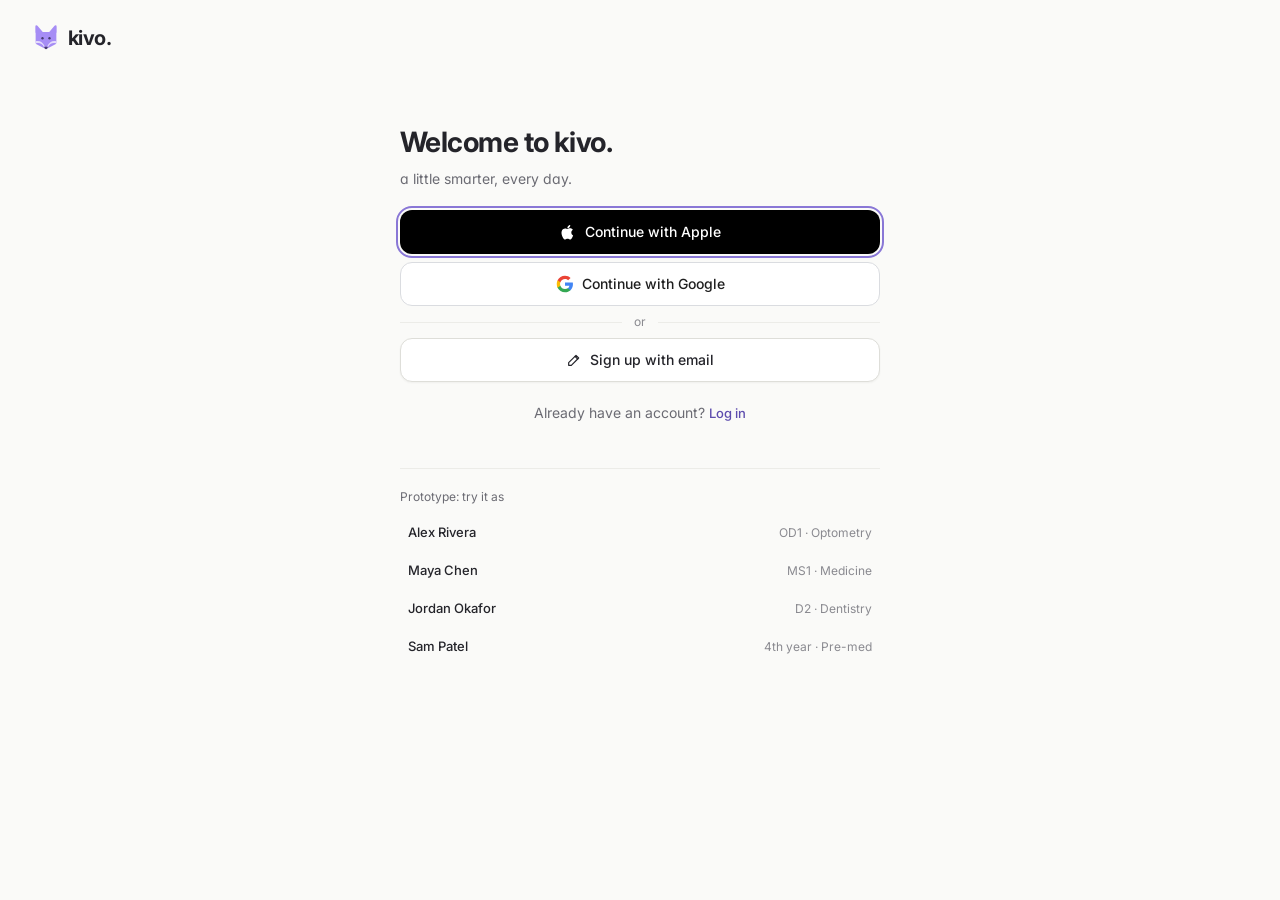
<file: prototype/index.html>
<!doctype html>
<html lang="en">
<head>
  <meta charset="utf-8">
  <meta name="viewport" content="width=device-width, initial-scale=1, viewport-fit=cover">
  <meta name="description" content="Kivo — Learn smarter. Remember longer. Interactive prototype.">
  <meta name="theme-color" content="#FAFAF8" media="(prefers-color-scheme: light)">
  <meta name="theme-color" content="#17171B" media="(prefers-color-scheme: dark)">
  <meta name="apple-mobile-web-app-capable" content="yes">
  <meta name="apple-mobile-web-app-status-bar-style" content="default">
  <meta name="apple-mobile-web-app-title" content="Kivo">
  <link rel="manifest" href="manifest.webmanifest">
  <link rel="icon" href="icon.svg" type="image/svg+xml">
  <link rel="apple-touch-icon" href="icon.svg">
  <title>Kivo</title>
  <link rel="preconnect" href="https://fonts.googleapis.com">
  <link rel="preconnect" href="https://fonts.gstatic.com" crossorigin>
  <link href="https://fonts.googleapis.com/css2?family=Inter:wght@400;500;600;700&display=swap" rel="stylesheet">
  <link rel="stylesheet" href="css/tokens.css">
  <link rel="stylesheet" href="css/app.css">
  <script>
    try { var t = JSON.parse(localStorage.getItem("kivo:theme")); if (t) document.documentElement.dataset.theme = t; } catch (e) {}
  </script>
</head>
<body>
  <div id="app" class="app"></div>
  <noscript>Kivo’s prototype needs JavaScript enabled.</noscript>
  <script src="js/icons.js"></script>
  <script src="js/data.js"></script>
  <script src="js/personas.js"></script>
<script src="js/catalog.js"></script>
  <script src="js/store.js"></script>
  <script src="js/media.js"></script>
<script src="js/occlusion.js"></script>
<script src="js/onboarding.js"></script>
  <script src="js/app.js"></script>
</body>
</html>
</file>
<file: prototype/css/tokens.css>
/* ==========================================================================
   Kivo design tokens
   Single source of truth for color, type, spacing, radii and elevation.
   Mirrors the "Kivo / Foundations" variable collections in Figma.
   ========================================================================== */

:root {
  /* ---- Brand primitives ------------------------------------------------ */
  --lavender-50:  #F7F5FD;
  --lavender-100: #F1EEFB;   /* pale lavender */
  --lavender-200: #E2DCF6;
  --lavender-300: #C6BCEC;
  --lavender-500: #8977D6;   /* soft lavender — primary accent */
  --lavender-600: #7562C7;
  --lavender-700: #5E4DAE;   /* AA text on white */

  --sage-100: #E7EFEB;
  --sage-500: #87A99B;
  --sage-700: #4F7A68;

  --peach-100: #FCEDE5;
  --peach-500: #F3B99F;
  --peach-700: #A85B3A;

  --neutral-0:   #FFFFFF;
  --neutral-25:  #FAFAF8;    /* off-white background */
  --neutral-50:  #F4F4F1;
  --neutral-100: #ECECE8;
  --neutral-200: #DEDED9;
  --neutral-300: #C4C4BF;
  --neutral-500: #8A8A90;
  --neutral-600: #6B6B73;
  --neutral-700: #4A4A52;
  --neutral-900: #24242A;    /* deep charcoal */

  /* Status (always paired with a text label — never color alone) */
  --green-100: #E3F1E8;  --green-700: #2F7A4D;
  --amber-100: #FBF0D9;  --amber-700: #8A5A0B;
  --red-100:   #FBE4E2;  --red-700:   #B23B32;

  /* ---- Semantic: light (default) -------------------------------------- */
  --color-bg:              var(--neutral-25);
  --color-surface:         var(--neutral-0);
  --color-surface-muted:   var(--neutral-50);
  --color-surface-raised:  var(--neutral-0);
  --color-surface-accent:  var(--lavender-100);
  --color-border:          var(--neutral-100);
  --color-border-strong:   var(--neutral-200);
  --color-text:            var(--neutral-900);
  --color-text-secondary:  var(--neutral-600);
  --color-text-tertiary:   var(--neutral-500);
  --color-text-on-accent:  var(--neutral-0);
  --color-accent:          var(--lavender-500);
  --color-accent-hover:    var(--lavender-600);
  --color-accent-text:     var(--lavender-700);
  --color-accent-subtle:   var(--lavender-100);
  --color-focus:           var(--lavender-500);
  --color-sage:            var(--sage-500);
  --color-sage-subtle:     var(--sage-100);
  --color-sage-text:       var(--sage-700);
  --color-peach:           var(--peach-500);
  --color-peach-subtle:    var(--peach-100);
  --color-peach-text:      var(--peach-700);
  --color-success-bg: var(--green-100); --color-success-text: var(--green-700);
  --color-warning-bg: var(--amber-100); --color-warning-text: var(--amber-700);
  --color-danger-bg:  var(--red-100);   --color-danger-text:  var(--red-700);

  /* Review ratings */
  --rating-again: var(--red-700);
  --rating-hard:  var(--amber-700);
  --rating-good:  var(--green-700);
  --rating-easy:  var(--lavender-700);

  /* ---- Typography ------------------------------------------------------ */
  --font-sans: "Inter", ui-sans-serif, system-ui, -apple-system, "Segoe UI", sans-serif;
  --font-mono: "JetBrains Mono", ui-monospace, SFMono-Regular, Menlo, monospace;

  /* type scale: size / line-height / weight */
  --text-display: 600 32px/40px var(--font-sans);   /* page hero, greeting */
  --text-title:   600 24px/32px var(--font-sans);   /* page titles */
  --text-heading: 600 18px/26px var(--font-sans);   /* section headings */
  --text-subhead: 600 15px/22px var(--font-sans);   /* card titles */
  --text-body:    400 14px/22px var(--font-sans);   /* default body */
  --text-body-strong: 500 14px/22px var(--font-sans);
  --text-label:   500 13px/18px var(--font-sans);   /* buttons, labels */
  --text-caption: 400 12px/16px var(--font-sans);   /* metadata */
  --text-overline: 600 11px/16px var(--font-sans);  /* section eyebrows */
  --text-card:    500 22px/32px var(--font-sans);   /* flashcard prompt */

  /* ---- Spacing (4px base) --------------------------------------------- */
  --space-0: 0;
  --space-1: 4px;
  --space-2: 8px;
  --space-3: 12px;
  --space-4: 16px;
  --space-5: 20px;
  --space-6: 24px;
  --space-8: 32px;
  --space-10: 40px;
  --space-12: 48px;
  --space-16: 64px;

  /* ---- Radii ----------------------------------------------------------- */
  --radius-xs: 4px;
  --radius-sm: 6px;
  --radius-md: 8px;
  --radius-lg: 12px;
  --radius-xl: 16px;
  --radius-full: 999px;

  /* ---- Elevation ------------------------------------------------------- */
  --shadow-1: 0 1px 2px rgba(36, 36, 42, 0.05);
  --shadow-2: 0 2px 8px rgba(36, 36, 42, 0.06), 0 1px 2px rgba(36, 36, 42, 0.04);
  --shadow-3: 0 12px 32px rgba(36, 36, 42, 0.12), 0 2px 6px rgba(36, 36, 42, 0.06);

  /* ---- Layout ---------------------------------------------------------- */
  --sidebar-width: 248px;
  --content-max: 1120px;

  /* ---- Motion ---------------------------------------------------------- */
  --ease: cubic-bezier(0.2, 0, 0, 1);
  --duration-fast: 120ms;
  --duration-base: 200ms;
  --duration-slow: 320ms;

  --color-hero-border: var(--lavender-200);
  --color-occ-hole: var(--neutral-700);
  --color-on-rating: #FFFFFF;
  --color-toast-bg: var(--neutral-900);
  color-scheme: light;
}

/* ---- Semantic: dark --------------------------------------------------- */
:root[data-theme="dark"] {
  --color-bg:              #17171B;
  --color-surface:         #1F1F24;
  --color-surface-muted:   #26262C;
  --color-surface-raised:  #2A2A31;
  --color-surface-accent:  #2C2840;
  --color-border:          #2E2E35;
  --color-border-strong:   #3A3A42;
  --color-text:            #EEEEF0;
  --color-text-secondary:  #A9A9B2;
  --color-text-tertiary:   #8A8A93;
  --color-accent:          #9C8BE3;
  --color-accent-hover:    #AE9FEA;
  --color-accent-text:     #BDB1F0;
  --color-accent-subtle:   #2C2840;
  --color-sage-subtle:     #22302A;
  --color-sage-text:       #A6C6B8;
  --color-peach-subtle:    #3A2A23;
  --color-peach-text:      #F3B99F;
  --color-success-bg: #1F3328; --color-success-text: #8FD1A8;
  --color-warning-bg: #3A2F17; --color-warning-text: #E8C277;
  --color-danger-bg:  #3D2220; --color-danger-text:  #F0A099;
  --rating-again: #F0A099;
  --rating-hard:  #E8C277;
  --rating-good:  #8FD1A8;
  --rating-easy:  #BDB1F0;
  --shadow-1: 0 1px 2px rgba(0,0,0,.3);
  --shadow-2: 0 2px 8px rgba(0,0,0,.35);
  --shadow-3: 0 12px 32px rgba(0,0,0,.5);
  --color-hero-border: #3A3A42;
  --color-occ-hole: #0e0e11;
  --color-on-rating: #17171B;
  --color-toast-bg: #3A3A42;
  color-scheme: dark;
}
/* Follow the OS setting unless the viewer picked light explicitly */
@media (prefers-color-scheme: dark) {
  :root:not([data-theme="light"]) {
    --color-bg:              #17171B;
    --color-surface:         #1F1F24;
    --color-surface-muted:   #26262C;
    --color-surface-raised:  #2A2A31;
    --color-surface-accent:  #2C2840;
    --color-border:          #2E2E35;
    --color-border-strong:   #3A3A42;
    --color-text:            #EEEEF0;
    --color-text-secondary:  #A9A9B2;
    --color-text-tertiary:   #8A8A93;
    --color-accent:          #9C8BE3;
    --color-accent-hover:    #AE9FEA;
    --color-accent-text:     #BDB1F0;
    --color-accent-subtle:   #2C2840;
    --color-sage-subtle:     #22302A;
    --color-sage-text:       #A6C6B8;
    --color-peach-subtle:    #3A2A23;
    --color-peach-text:      #F3B99F;
    --color-success-bg: #1F3328; --color-success-text: #8FD1A8;
    --color-warning-bg: #3A2F17; --color-warning-text: #E8C277;
    --color-danger-bg:  #3D2220; --color-danger-text:  #F0A099;
    --rating-again: #F0A099;
    --rating-hard:  #E8C277;
    --rating-good:  #8FD1A8;
    --rating-easy:  #BDB1F0;
    --shadow-1: 0 1px 2px rgba(0,0,0,.3);
    --shadow-2: 0 2px 8px rgba(0,0,0,.35);
    --shadow-3: 0 12px 32px rgba(0,0,0,.5);
    --color-hero-border: #3A3A42;
    --color-occ-hole: #0e0e11;
    --color-on-rating: #17171B;
    --color-toast-bg: #3A3A42;
    color-scheme: dark;
  }
}


@media (prefers-reduced-motion: reduce) {
  :root {
    --duration-fast: 0ms;
    --duration-base: 0ms;
    --duration-slow: 0ms;
  }
}
</file>
<file: prototype/css/app.css>
/* ==========================================================================
   Kivo — component + layout styles
   Built entirely on tokens.css. Desktop-first with a phone layout (≤ 760px)
   that follows iOS conventions: large titles, bottom tab bar, safe areas,
   44pt minimum touch targets.
   ========================================================================== */

*, *::before, *::after { box-sizing: border-box; }
html { -webkit-text-size-adjust: 100%; }
body {
  margin: 0;
  background: var(--color-bg);
  color: var(--color-text);
  font: var(--text-body);
  font-feature-settings: "cv11", "ss01";
  -webkit-font-smoothing: antialiased;
}
h1, h2, h3, h4, p, ul, ol, dl, dd, figure, fieldset { margin: 0; padding: 0; }
ul, ol { list-style: none; }
fieldset { border: 0; min-width: 0; }
a { color: inherit; text-decoration: none; }
button, input, select, textarea { font: inherit; color: inherit; }
button { cursor: pointer; background: none; border: 0; padding: 0; }
img, svg { display: block; }
kbd {
  font: 500 11px/16px var(--font-sans);
  padding: 0 5px; min-width: 18px; text-align: center;
  border: 1px solid var(--color-border-strong); border-bottom-width: 2px;
  border-radius: var(--radius-xs); color: var(--color-text-secondary);
  background: var(--color-surface);
}
code { font: 500 12px/18px var(--font-mono); background: var(--color-surface-muted); padding: 1px 6px; border-radius: var(--radius-xs); }
.sr-only { position: absolute; width: 1px; height: 1px; padding: 0; margin: -1px; overflow: hidden; clip: rect(0 0 0 0); white-space: nowrap; border: 0; }
.skip-link { position: absolute; left: 8px; top: -48px; z-index: 100; background: var(--color-text); color: var(--color-surface); padding: 8px 12px; border-radius: var(--radius-md); }
.skip-link:focus { top: 8px; }

:focus { outline: none; }
:focus-visible { outline: 2px solid var(--color-focus); outline-offset: 2px; border-radius: var(--radius-sm); }

/* ---------- type ------------------------------------------------------- */
.display { font: var(--text-display); letter-spacing: -0.02em; }
.title   { font: var(--text-title); letter-spacing: -0.015em; }
.heading { font: var(--text-heading); letter-spacing: -0.01em; }
.subhead { font: var(--text-subhead); }
.body-strong { font: var(--text-body-strong); }
.caption { font: var(--text-caption); color: var(--color-text-secondary); }
.overline { font: var(--text-overline); text-transform: uppercase; letter-spacing: 0.06em; color: var(--color-text-tertiary); }
.lede { font: var(--text-body); color: var(--color-text-secondary); margin-top: var(--space-1); max-width: 60ch; }
.lede--wide { max-width: 75ch; }
.muted { color: var(--color-text-tertiary); }
.num { font-variant-numeric: tabular-nums; }
.link { color: var(--color-accent-text); font: var(--text-label); display: inline-flex; align-items: center; gap: 4px; }
.link:hover { text-decoration: underline; }
.link--muted { color: var(--color-text-secondary); }
.count { font: var(--text-caption); color: var(--color-text-tertiary); margin-left: 4px; }

/* ---------- app shell -------------------------------------------------- */
.app { display: grid; grid-template-columns: var(--sidebar-width) 1fr; min-height: 100vh; min-height: 100dvh; }
.sidebar {
  position: sticky; top: 0; height: 100vh; height: 100dvh;
  display: flex; flex-direction: column; gap: var(--space-4);
  padding: var(--space-5) var(--space-3);
  border-right: 1px solid var(--color-border);
  background: var(--color-surface-muted);
  overflow-y: auto;
}
.brand { display: flex; align-items: center; gap: var(--space-2); padding: 0 var(--space-2); color: var(--color-accent); }
.brand__name { font: 700 18px/24px var(--font-sans); letter-spacing: -0.02em; color: var(--color-text); }
.brand--sm .brand__name { font-size: 17px; }
.sidebar__search {
  display: flex; align-items: center; gap: var(--space-2);
  padding: 7px var(--space-3); border-radius: var(--radius-md);
  border: 1px solid var(--color-border); background: var(--color-surface);
  color: var(--color-text-tertiary); font: var(--text-label);
}
.sidebar__search span { flex: 1; text-align: left; }
.sidebar__search:hover { border-color: var(--color-border-strong); }
.nav { display: flex; flex-direction: column; gap: 2px; }
.nav__item {
  display: flex; align-items: center; gap: var(--space-3);
  padding: 7px var(--space-3); border-radius: var(--radius-md);
  font: var(--text-label); color: var(--color-text-secondary);
  transition: background var(--duration-fast) var(--ease), color var(--duration-fast) var(--ease);
}
.nav__item:hover { background: var(--color-surface); color: var(--color-text); }
.nav__item.is-active { background: var(--color-surface); color: var(--color-text); box-shadow: var(--shadow-1); }
.nav__item.is-active .icon { color: var(--color-accent); }
.nav__item span:not(.dot):not(.nav__count) { flex: 1; white-space: nowrap; overflow: hidden; text-overflow: ellipsis; }
.nav__count { font: 600 11px/18px var(--font-sans); padding: 0 6px; border-radius: var(--radius-full); background: var(--color-accent-subtle); color: var(--color-accent-text); }
.nav__count:empty { display: none; }
.nav__item--sub { font-weight: 400; padding-block: 5px; }
.sidebar__section { display: flex; flex-direction: column; gap: var(--space-2); }
.sidebar__section .overline { padding: 0 var(--space-3); }
.sidebar__foot { margin-top: auto; display: flex; align-items: center; gap: var(--space-2); padding-top: var(--space-3); border-top: 1px solid var(--color-border); }
.sidebar__user { display: flex; align-items: center; gap: var(--space-2); min-width: 0; order: -1; flex: 1; padding-left: var(--space-1); }
.sidebar__user span { display: flex; flex-direction: column; min-width: 0; }
.sidebar__user strong { font: var(--text-label); white-space: nowrap; overflow: hidden; text-overflow: ellipsis; }
.sidebar__user small { font: var(--text-caption); color: var(--color-text-tertiary); }

.main { min-width: 0; display: flex; flex-direction: column; }
.appbar, .tabbar { display: none; }
#view { flex: 1; }
#view:focus, #view:focus-visible { outline: none; }
.page { max-width: var(--content-max); margin: 0 auto; padding: var(--space-8) var(--space-10) var(--space-16); animation: page-in var(--duration-slow) var(--ease); }
@keyframes page-in { from { opacity: 0; transform: translateY(4px); } to { opacity: 1; transform: none; } }

body.is-focus-mode .app { grid-template-columns: 1fr; }
body.is-focus-mode .sidebar, body.is-focus-mode .appbar, body.is-focus-mode .tabbar { display: none !important; }
.page--session { max-width: none; padding: 0; }

/* ---------- primitives ------------------------------------------------- */
.icon { flex: none; }
.dot { width: 8px; height: 8px; border-radius: 50%; flex: none; display: inline-block; }
.dot--lavender { background: var(--lavender-500); }
.dot--sage { background: var(--sage-500); }
.dot--peach { background: var(--peach-500); }

.card { background: var(--color-surface); border: 1px solid var(--color-border); border-radius: var(--radius-lg); padding: var(--space-5); box-shadow: var(--shadow-1); }
.card__head { display: flex; align-items: center; justify-content: space-between; gap: var(--space-3); margin-bottom: var(--space-4); }

.btn {
  display: inline-flex; align-items: center; justify-content: center; gap: var(--space-2);
  height: 36px; padding: 0 var(--space-4); border-radius: var(--radius-md);
  font: var(--text-label); white-space: nowrap; border: 1px solid transparent;
  transition: background var(--duration-fast) var(--ease), border-color var(--duration-fast) var(--ease), box-shadow var(--duration-fast) var(--ease), transform var(--duration-fast) var(--ease);
}
.btn:active { transform: translateY(1px); }
.btn[disabled] { opacity: .45; pointer-events: none; }
.btn--primary { background: var(--color-accent); color: var(--color-text-on-accent); box-shadow: 0 1px 2px rgba(94, 77, 174, .3); }
.btn--primary:hover { background: var(--color-accent-hover); }
.btn--secondary { background: var(--color-surface); border-color: var(--color-border-strong); color: var(--color-text); box-shadow: var(--shadow-1); }
.btn--secondary:hover { background: var(--color-surface-muted); }
.btn--ghost { color: var(--color-text-secondary); }
.btn--ghost:hover { background: var(--color-surface-muted); color: var(--color-text); }
.btn--sm { height: 30px; padding: 0 var(--space-3); font-size: 12.5px; }
.btn--xs { height: 22px; padding: 0 var(--space-2); font-size: 11.5px; border-radius: var(--radius-sm); vertical-align: middle; }
.btn--lg { height: 44px; padding: 0 var(--space-5); font-size: 14px; border-radius: var(--radius-lg); }
.btn--xl { height: 52px; padding: 0 var(--space-8); font: 600 15px/1 var(--font-sans); border-radius: var(--radius-lg); min-width: 260px; }
.btn kbd { background: rgba(255,255,255,.18); color: inherit; border-color: rgba(255,255,255,.3); }
.btn--secondary kbd, .btn--ghost kbd { background: var(--color-surface-muted); }
.kbd-inline { margin-left: 2px; }

.icon-btn { width: 36px; height: 36px; display: inline-grid; place-items: center; border-radius: var(--radius-md); color: var(--color-text-secondary); flex: none; }
.icon-btn:hover { background: var(--color-surface-muted); color: var(--color-text); }
.icon-btn--sm { width: 28px; height: 28px; }
.icon-btn.is-on { color: var(--color-peach-text); background: var(--color-peach-subtle); }

.badge { display: inline-flex; align-items: center; gap: 4px; height: 22px; padding: 0 8px; border-radius: var(--radius-full); font: 500 11.5px/1 var(--font-sans); white-space: nowrap; }
.badge--neutral { background: var(--color-surface-muted); color: var(--color-text-secondary); }
.badge--accent  { background: var(--color-accent-subtle); color: var(--color-accent-text); }
.badge--sage    { background: var(--color-sage-subtle); color: var(--color-sage-text); }
.badge--peach   { background: var(--color-peach-subtle); color: var(--color-peach-text); }
.badge--success { background: var(--color-success-bg); color: var(--color-success-text); }
.badge--warning { background: var(--color-warning-bg); color: var(--color-warning-text); }
.badge--danger  { background: var(--color-danger-bg); color: var(--color-danger-text); }

.chip { display: inline-flex; align-items: center; height: 22px; padding: 0 8px; border-radius: var(--radius-sm); font: 500 11.5px/1 var(--font-sans); }
.chip--lavender { background: var(--color-accent-subtle); color: var(--color-accent-text); }
.chip--sage { background: var(--color-sage-subtle); color: var(--color-sage-text); }
.chip--peach { background: var(--color-peach-subtle); color: var(--color-peach-text); }
.chip--neutral { background: var(--color-surface-muted); color: var(--color-text-secondary); }
.tag { font: var(--text-caption); color: var(--color-text-tertiary); }

.avatar { display: inline-grid; place-items: center; border-radius: 50%; background: var(--color-accent-subtle); color: var(--color-accent-text); font-weight: 600; flex: none; }
.avatar--sm { width: 28px; height: 28px; font-size: 11px; }
.avatar--md { width: 36px; height: 36px; font-size: 13px; }
.avatar--group { background: var(--color-sage-subtle); color: var(--color-sage-text); }

.progress { height: 6px; border-radius: var(--radius-full); background: var(--color-surface-muted); overflow: hidden; }
.progress > span { display: block; height: 100%; border-radius: inherit; background: var(--color-accent); transition: width var(--duration-slow) var(--ease); }
.progress--thin { height: 4px; }
.progress--success > span { background: var(--sage-500); }
.progress--warning > span { background: var(--peach-500); }
.progress--neutral > span { background: var(--lavender-300); }

.breadcrumb ol { display: flex; flex-wrap: wrap; align-items: center; gap: 2px; margin-bottom: var(--space-4); font: var(--text-caption); color: var(--color-text-tertiary); }
.breadcrumb a:hover { color: var(--color-text); text-decoration: underline; }
.breadcrumb [aria-current] { color: var(--color-text-secondary); }
.breadcrumb__sep { display: inline-flex; }

.stack-h { display: flex; gap: var(--space-2); flex-wrap: wrap; align-items: center; }
.stack-h--center { justify-content: center; }
.section-label { margin: var(--space-8) 0 var(--space-3); }
.section-head { display: flex; justify-content: space-between; align-items: center; margin-bottom: var(--space-3); }
.proto-note { display: flex; gap: var(--space-2); align-items: flex-start; margin-top: var(--space-4); font: var(--text-caption); color: var(--color-text-tertiary); }
.proto-note .icon { margin-top: 1px; }

/* ---------- form controls --------------------------------------------- */
.field { display: flex; flex-direction: column; gap: 6px; margin-bottom: var(--space-4); }
.field__label { font: var(--text-label); color: var(--color-text); }
.field__label small { font-weight: 400; color: var(--color-text-tertiary); margin-left: 4px; }
.field__hint { font: var(--text-caption); color: var(--color-text-tertiary); display: flex; flex-wrap: wrap; align-items: center; gap: 4px; }
.field input, .field textarea, .field select, .invite input, .invite select, .link-row select, .people select {
  width: 100%; padding: 9px 12px; border-radius: var(--radius-md);
  border: 1px solid var(--color-border-strong); background: var(--color-surface);
  transition: border-color var(--duration-fast), box-shadow var(--duration-fast);
}
.field textarea { resize: vertical; line-height: 22px; }
.field input:hover, .field textarea:hover, .field select:hover { border-color: var(--color-text-tertiary); }
.field input:focus, .field textarea:focus, .field select:focus, .invite input:focus { outline: none; border-color: var(--color-accent); box-shadow: 0 0 0 3px var(--color-accent-subtle); }
[aria-invalid="true"] { border-color: var(--color-danger-text) !important; box-shadow: 0 0 0 3px var(--color-danger-bg) !important; }
.field-row { display: grid; grid-template-columns: 1fr 1fr; gap: var(--space-3); }
.field-row--3 { grid-template-columns: 1.4fr 1fr 1fr; }

.search { position: relative; display: flex; align-items: center; gap: var(--space-2); flex: 1; max-width: 420px; height: 36px; padding: 0 var(--space-3); border-radius: var(--radius-md); background: var(--color-surface); border: 1px solid var(--color-border-strong); color: var(--color-text-tertiary); }
.search:focus-within { border-color: var(--color-accent); box-shadow: 0 0 0 3px var(--color-accent-subtle); }
.search input { flex: 1; border: 0; background: transparent; outline: none; color: var(--color-text); min-width: 0; }
.search input::-webkit-search-cancel-button { cursor: pointer; }
.search--lg { max-width: none; height: 44px; border-radius: var(--radius-lg); }
.select { position: relative; display: inline-flex; align-items: center; gap: 6px; height: 36px; padding: 0 var(--space-3); border: 1px solid var(--color-border-strong); border-radius: var(--radius-md); background: var(--color-surface); color: var(--color-text-secondary); }
.select select { border: 0; background: transparent; font: var(--text-label); color: var(--color-text); padding-right: 4px; cursor: pointer; outline: none; }
.select:focus-within { border-color: var(--color-accent); box-shadow: 0 0 0 3px var(--color-accent-subtle); }
.select--filter.is-set { border-color: var(--color-accent); background: var(--color-accent-subtle); }

.segmented { display: inline-flex; padding: 2px; border-radius: var(--radius-md); background: var(--color-surface-muted); border: 1px solid var(--color-border); }
.segmented__btn { height: 30px; min-width: 32px; padding: 0 8px; border-radius: 6px; display: inline-grid; place-items: center; color: var(--color-text-tertiary); font: var(--text-label); }
.segmented__btn:hover { color: var(--color-text); }
.segmented__btn.is-active { background: var(--color-surface); color: var(--color-text); box-shadow: var(--shadow-1); }
.segmented--text .segmented__btn { padding: 0 14px; }

.switch { display: flex; align-items: center; gap: var(--space-3); margin-bottom: var(--space-4); cursor: pointer; font: var(--text-body); }
.switch input { position: absolute; opacity: 0; width: 1px; height: 1px; }
.switch__track { width: 36px; height: 20px; border-radius: 99px; background: var(--color-border-strong); position: relative; flex: none; transition: background var(--duration-fast); }
.switch__track::after { content: ""; position: absolute; top: 2px; left: 2px; width: 16px; height: 16px; border-radius: 50%; background: #fff; box-shadow: var(--shadow-1); transition: transform var(--duration-base) var(--ease); }
.switch input:checked + .switch__track { background: var(--color-accent); }
.switch input:checked + .switch__track::after { transform: translateX(16px); }
.switch input:focus-visible + .switch__track { outline: 2px solid var(--color-focus); outline-offset: 2px; }

.toolbar { display: flex; align-items: center; justify-content: space-between; gap: var(--space-3); flex-wrap: wrap; margin-top: var(--space-6); }
.toolbar__group { display: flex; gap: var(--space-2); flex-wrap: wrap; align-items: center; }
.toolbar--tight { margin-top: var(--space-4); }
.toolbar--stack { flex-direction: column; align-items: stretch; }
.filter-row { display: flex; gap: var(--space-2); flex-wrap: wrap; align-items: center; }

/* ---------- page header ------------------------------------------------ */
.page-header { display: flex; justify-content: space-between; align-items: flex-end; gap: var(--space-6); flex-wrap: wrap; }
.page-header__actions { display: flex; gap: var(--space-2); flex-wrap: wrap; }
.page-header--home { margin-bottom: var(--space-6); }
.page-header--home .lede { margin-top: var(--space-2); }
.page-header--collection .title { margin-top: var(--space-2); }
.meta-row { display: flex; gap: var(--space-2); align-items: center; flex-wrap: wrap; }

/* ---------- Home ------------------------------------------------------- */
.home-grid { display: grid; grid-template-columns: minmax(0, 1.65fr) minmax(0, 1fr); grid-template-areas: "hero exams" "recent next"; gap: var(--space-5); align-items: start; }
.hero { grid-area: hero; }
.hero { display: flex; flex-direction: column; gap: var(--space-5); padding: var(--space-6); background: linear-gradient(0deg, var(--color-surface), var(--color-surface)); border-color: var(--color-hero-border); position: relative; overflow: hidden; }
.hero::before { content: ""; position: absolute; inset: 0 0 auto 0; height: 4px; background: var(--color-accent); }
.hero__count { font: var(--text-display); letter-spacing: -0.02em; margin-top: var(--space-2); }
.hero__count .num { color: var(--color-accent-text); }
.hero__meta { display: flex; align-items: center; gap: 6px; margin-top: var(--space-1); color: var(--color-text-secondary); }
.hero__actions { display: flex; gap: var(--space-2); flex-wrap: wrap; margin-top: var(--space-5); }
.hero__sources { display: grid; grid-template-columns: repeat(2, 1fr); gap: 2px var(--space-4); padding-top: var(--space-4); border-top: 1px solid var(--color-border); }
.hero__sources a { display: flex; align-items: center; gap: var(--space-2); padding: 6px var(--space-2); margin: 0 calc(var(--space-2) * -1); border-radius: var(--radius-sm); font: var(--text-label); color: var(--color-text-secondary); }
.hero__sources a:hover { background: var(--color-surface-muted); color: var(--color-text); }
.hero__source-name { flex: 1; }
.hero__source-n { font-variant-numeric: tabular-nums; color: var(--color-text); }
.hero--done::before { background: var(--sage-500); }
.hero--compact { margin-top: var(--space-6); }

.exams { grid-area: exams; }
.exam-list { display: flex; flex-direction: column; gap: var(--space-4); }
.exam { display: flex; gap: var(--space-3); }
.exam__date { width: 48px; height: 48px; border-radius: var(--radius-md); background: var(--color-surface-muted); display: flex; flex-direction: column; align-items: center; justify-content: center; flex: none; }
.exam__date span { font: 600 17px/20px var(--font-sans); font-variant-numeric: tabular-nums; }
.exam__date small { font: var(--text-caption); font-size: 10.5px; color: var(--color-text-tertiary); }
.exam__body { flex: 1; display: flex; flex-direction: column; gap: 4px; min-width: 0; }
.exam__title { font: var(--text-body-strong); }
.exam .progress { margin-top: 4px; }

.home-recent { grid-area: recent; }
.suggestions { grid-area: next; }
.suggestion-list { display: flex; flex-direction: column; gap: 2px; margin: 0 calc(var(--space-2) * -1); }
.suggestion-list a { display: flex; align-items: center; gap: var(--space-3); padding: var(--space-2); border-radius: var(--radius-md); color: var(--color-text-secondary); }
.suggestion-list a:hover { background: var(--color-surface-muted); }
.suggestion-list a > .icon:first-child { color: var(--color-accent); }
.suggestion-list span { flex: 1; display: flex; flex-direction: column; }
.suggestion-list strong { font: var(--text-label); color: var(--color-text); }
.suggestion-list small { font: var(--text-caption); }

/* ---------- Library ---------------------------------------------------- */
.course-grid { display: grid; grid-template-columns: repeat(auto-fill, minmax(240px, 1fr)); gap: var(--space-4); }
.course-card { padding: 0; overflow: hidden; position: relative; transition: box-shadow var(--duration-base) var(--ease), transform var(--duration-base) var(--ease), border-color var(--duration-base); }
.course-card:hover, .collection-card:hover { box-shadow: var(--shadow-2); border-color: var(--color-border-strong); }
.course-card:hover { transform: translateY(-1px); }
.course-card__link, .collection-card__link { position: absolute; inset: 0; z-index: 1; border-radius: inherit; }
.course-card__band { height: 64px; padding: var(--space-3) var(--space-4); display: flex; align-items: flex-start; }
.course-card__band--lavender { background: var(--color-accent-subtle); }
.course-card__band--sage { background: var(--color-sage-subtle); }
.course-card__band--peach { background: var(--color-peach-subtle); }
.course-card__code { font: var(--text-overline); letter-spacing: .06em; color: var(--color-text-secondary); }
.course-card__body { padding: var(--space-4); display: flex; flex-direction: column; gap: 4px; }
.course-card__status { display: flex; gap: var(--space-2); margin-top: var(--space-2); }
.course-card__foot { display: flex; justify-content: space-between; gap: var(--space-2); margin-top: var(--space-3); padding-top: var(--space-3); border-top: 1px solid var(--color-border); }
.course-card__foot .caption { display: inline-flex; align-items: center; gap: 4px; }

.collection-grid { display: grid; grid-template-columns: repeat(auto-fill, minmax(220px, 1fr)); gap: var(--space-4); }
.collection-card { position: relative; display: flex; flex-direction: column; gap: 4px; transition: box-shadow var(--duration-base), border-color var(--duration-base); }
.collection-card__top { display: flex; justify-content: space-between; gap: var(--space-2); margin-bottom: var(--space-2); flex-wrap: wrap; }
.collection-card__foot { display: flex; justify-content: space-between; margin-top: auto; padding-top: var(--space-3); }

.table-wrap { padding: 0; overflow-x: auto; }
.table { width: 100%; border-collapse: collapse; font: var(--text-body); }
.table th, .table td { text-align: left; padding: 12px var(--space-4); border-bottom: 1px solid var(--color-border); white-space: nowrap; }
.table thead th { font: var(--text-overline); text-transform: uppercase; letter-spacing: .05em; color: var(--color-text-tertiary); background: var(--color-surface-muted); }
.table tbody tr { cursor: pointer; }
.table tbody tr:hover { background: var(--color-surface-muted); }
.table tbody tr:last-child th, .table tbody tr:last-child td { border-bottom: 0; }
.table tbody th { font-weight: 500; display: flex; align-items: center; gap: var(--space-2); }
.table tbody th small { color: var(--color-text-tertiary); font: var(--text-caption); }

.empty { text-align: center; padding: var(--space-16) var(--space-6); display: flex; flex-direction: column; align-items: center; gap: var(--space-2); }
.empty__icon { width: 48px; height: 48px; border-radius: 50%; display: grid; place-items: center; background: var(--color-surface-muted); color: var(--color-text-tertiary); margin-bottom: var(--space-2); }
.empty h3 { font: var(--text-subhead); }
.empty p { color: var(--color-text-secondary); max-width: 40ch; margin-bottom: var(--space-3); }

.row-list { padding: var(--space-1); display: flex; flex-direction: column; }
.row-list--plain { padding: 0; margin: 0 calc(var(--space-2) * -1); }
.row { display: flex; align-items: center; gap: var(--space-3); padding: var(--space-3); border-radius: var(--radius-md); }
.row:hover { background: var(--color-surface-muted); }
.row__icon { width: 36px; height: 36px; border-radius: var(--radius-md); display: grid; place-items: center; background: var(--color-accent-subtle); color: var(--color-accent-text); flex: none; }
.row__icon--warning { background: var(--color-warning-bg); color: var(--color-warning-text); }
.row__main { flex: 1; display: flex; flex-direction: column; min-width: 0; }
.row__main strong { font: var(--text-body-strong); }
.row__main small { font: var(--text-caption); color: var(--color-text-secondary); }
.row__meta { display: flex; gap: var(--space-2); }
.row__chev { color: var(--color-text-tertiary); }
.unit .section-label { margin-top: var(--space-6); }

/* ---------- Collection ------------------------------------------------- */
.collection-layout { display: grid; grid-template-columns: minmax(0, 1fr) 300px; gap: var(--space-5); margin-top: var(--space-6); align-items: start; }
.collection-main { display: flex; flex-direction: column; gap: var(--space-5); min-width: 0; }
.collection-aside { display: flex; flex-direction: column; gap: var(--space-5); position: sticky; top: var(--space-6); }
.modes .overline { margin-bottom: var(--space-3); }
.mode-grid { display: grid; grid-template-columns: repeat(4, 1fr); gap: var(--space-3); margin-bottom: var(--space-3); }
.mode-grid--wide { grid-template-columns: repeat(auto-fit, minmax(200px, 1fr)); }
.mode { display: flex; flex-direction: column; gap: 4px; padding: var(--space-4); border-radius: var(--radius-md); border: 1px solid var(--color-border); background: var(--color-surface); transition: border-color var(--duration-fast), background var(--duration-fast); }
.mode .icon { color: var(--color-accent); margin-bottom: var(--space-2); }
.mode strong { font: var(--text-label); }
.mode small { font: var(--text-caption); color: var(--color-text-secondary); }
a.mode:hover { border-color: var(--color-accent); background: var(--color-accent-subtle); }
.mode--primary { border-color: var(--lavender-300); background: var(--color-accent-subtle); }

.section-tabs { display: flex; gap: var(--space-1); overflow-x: auto; padding-bottom: var(--space-3); margin-bottom: var(--space-2); border-bottom: 1px solid var(--color-border); scrollbar-width: thin; }
.tab { padding: 6px 10px; border-radius: var(--radius-full); font: var(--text-label); color: var(--color-text-secondary); white-space: nowrap; display: inline-flex; gap: 6px; }
.tab span { color: var(--color-text-tertiary); font-weight: 400; }
.tab:hover { background: var(--color-surface-muted); color: var(--color-text); }
.tab.is-active { background: var(--color-text); color: var(--color-surface); }
.tab.is-active span { color: inherit; opacity: .7; }
.card-list { display: flex; flex-direction: column; }
.card-row { display: grid; grid-template-columns: 120px 1fr auto; gap: var(--space-4); padding: var(--space-3) 0; border-bottom: 1px solid var(--color-border); align-items: start; }
.card-row:last-child { border-bottom: 0; }
.card-row__type { font: var(--text-caption); color: var(--color-text-tertiary); padding-top: 2px; }
.card-row__front { font: var(--text-body-strong); }
.card-row__back { font: var(--text-body); color: var(--color-text-secondary); margin-top: 2px; }
.card-row__tags { display: flex; gap: var(--space-2); }
.card-list__empty { padding: var(--space-6) 0; text-align: center; }

.dl { display: flex; flex-direction: column; gap: var(--space-2); margin: var(--space-3) 0 var(--space-4); }
.dl div { display: grid; grid-template-columns: 96px 1fr; gap: var(--space-2); }
.dl dt { font: var(--text-caption); color: var(--color-text-tertiary); padding-top: 2px; }
.dl dd { font: var(--text-label); font-weight: 400; }
.creator { display: flex; gap: var(--space-3); align-items: center; padding: var(--space-3) 0; border-top: 1px solid var(--color-border); }
.tag-row { display: flex; gap: var(--space-2); flex-wrap: wrap; }
.people { display: flex; flex-direction: column; gap: var(--space-3); }
.people li { display: flex; align-items: center; gap: var(--space-3); }
.people li > span:not(.avatar) { flex: 1; display: flex; flex-direction: column; font: var(--text-label); min-width: 0; }
.people li > small, .people li span small { font: var(--text-caption); color: var(--color-text-tertiary); }
.people--modal select { width: auto; padding: 6px 8px; font: var(--text-label); }
.lineage { margin-top: var(--space-4); padding-top: var(--space-4); border-top: 1px solid var(--color-border); display: flex; flex-direction: column; gap: var(--space-2); }
.lineage__list { display: flex; flex-direction: column; gap: 6px; position: relative; padding-left: 4px; }
.lineage__list li { display: flex; align-items: center; gap: var(--space-2); font: var(--text-caption); color: var(--color-text-secondary); }
.lineage__list li.is-current { color: var(--color-text); font-weight: 500; }
.lineage__dot { width: 8px; height: 8px; border-radius: 50%; border: 2px solid var(--color-border-strong); background: var(--color-surface); }
.is-current .lineage__dot { border-color: var(--color-accent); background: var(--color-accent); }

/* ---------- Builder ---------------------------------------------------- */
.template-grid { display: grid; grid-template-columns: repeat(5, 1fr); gap: var(--space-3); }
.template { display: flex; flex-direction: column; gap: 4px; padding: var(--space-3); text-align: left; border-radius: var(--radius-lg); border: 1px solid var(--color-border); background: var(--color-surface); transition: border-color var(--duration-fast), box-shadow var(--duration-fast), background var(--duration-fast); }
.template:hover { border-color: var(--color-border-strong); box-shadow: var(--shadow-1); }
.template.is-selected { border-color: var(--color-accent); box-shadow: 0 0 0 3px var(--color-accent-subtle); }
.template__art { height: 64px; border-radius: var(--radius-md); background: var(--color-surface-muted); margin-bottom: var(--space-2); display: grid; place-items: center; }
.template.is-selected .template__art { background: var(--color-accent-subtle); }
.template__name { font: var(--text-label); font-weight: 600; }
.template__desc { font: var(--text-caption); color: var(--color-text-secondary); }
.template__best { font: var(--text-caption); color: var(--color-text-tertiary); margin-top: 2px; }
/* tiny template illustrations */
.ta { display: flex; flex-direction: column; gap: 4px; width: 64px; }
.ta i, .ta b { display: block; height: 6px; border-radius: 3px; background: var(--color-border-strong); }
.ta b { background: var(--color-accent); }
.ta-basic i:first-child { width: 80%; } .ta-basic i:last-child { width: 50%; margin-top: 6px; background: var(--lavender-300); }
.ta-cloze { flex-direction: row; flex-wrap: wrap; } .ta-cloze i { width: 22px; } .ta-cloze b { width: 26px; } .ta-cloze i:last-child { width: 40px; }
.ta-occ { position: relative; height: 40px; border: 1.5px solid var(--color-border-strong); border-radius: 50% 50% 45% 45%; }
.ta-occ i { display: none; } .ta-occ b { position: absolute; width: 16px; height: 8px; } .ta-occ b:nth-of-type(1) { top: 10px; right: -6px; } .ta-occ b:nth-of-type(2) { bottom: 8px; right: -10px; }
.ta-mcq i { height: 8px; border-radius: 4px; } .ta-mcq i.on { background: var(--sage-500); }
.ta-vig i { height: 4px; } .ta-vig i:nth-child(3) { width: 70%; } .ta-vig b { width: 60%; margin-top: 4px; }

.builder { display: grid; grid-template-columns: minmax(0, 1fr) minmax(0, 1fr); gap: var(--space-5); margin-top: var(--space-6); align-items: start; }
.builder__form .heading { margin-bottom: var(--space-4); }
.builder__preview { position: sticky; top: var(--space-6); }
.builder__preview-head { display: flex; justify-content: space-between; align-items: center; margin-bottom: var(--space-3); }
.builder__count { display: flex; align-items: center; gap: 6px; margin-top: var(--space-3); }
.option-input { display: flex; align-items: center; gap: var(--space-2); padding: 4px 4px 4px 10px; border: 1px solid var(--color-border-strong); border-radius: var(--radius-md); margin-bottom: var(--space-2); background: var(--color-surface); }
.option-input.is-correct { border-color: var(--sage-500); background: var(--color-sage-subtle); }
.option-input input[type=radio] { accent-color: var(--sage-700); width: 16px; height: 16px; }
.option-input__letter { font: var(--text-label); color: var(--color-text-tertiary); width: 14px; }
.option-input__text { flex: 1; border: 0 !important; background: transparent !important; padding: 6px !important; box-shadow: none !important; }
.disclosure { border-top: 1px solid var(--color-border); margin: var(--space-2) calc(var(--space-5) * -1) calc(var(--space-5) * -1); }
.disclosure__btn { width: 100%; display: flex; align-items: center; gap: var(--space-2); padding: var(--space-4) var(--space-5); font: var(--text-label); color: var(--color-text-secondary); }
.disclosure__btn span { color: var(--color-text); }
.disclosure__btn small { font: var(--text-caption); color: var(--color-text-tertiary); flex: 1; text-align: left; }
.disclosure__btn:hover { background: var(--color-surface-muted); }
.disclosure__chev { transition: transform var(--duration-base) var(--ease); }
.disclosure.is-open .disclosure__chev { transform: rotate(180deg); }
.disclosure__panel { padding: 0 var(--space-5) var(--space-5); }

/* ---------- Flashcard surface ----------------------------------------- */
.flashcard { background: var(--color-surface); border: 1px solid var(--color-border); border-radius: var(--radius-xl); box-shadow: var(--shadow-2); display: flex; flex-direction: column; }
.flashcard__meta { display: flex; align-items: center; justify-content: space-between; gap: var(--space-2); padding: var(--space-4) var(--space-5) 0; }
.flashcard__body { padding: var(--space-6) var(--space-8) var(--space-8); display: flex; flex-direction: column; gap: var(--space-4); }
.flashcard--preview { min-height: 340px; }
.flashcard--preview .flashcard__body { justify-content: center; flex: 1; }
.flashcard--mini { padding: var(--space-4); box-shadow: none; gap: 4px; }
.fc__prompt { font: var(--text-card); letter-spacing: -0.01em; text-wrap: pretty; }
.fc__prompt--sm { font: var(--text-heading); }
.fc__case { font: 400 16px/26px var(--font-sans); color: var(--color-text); padding: var(--space-4); background: var(--color-surface-muted); border-radius: var(--radius-md); border-left: 3px solid var(--sage-500); }
.fc__rule { border: 0; border-top: 1px dashed var(--color-border-strong); margin: var(--space-1) 0; width: 100%; }
.fc__answer { font: 600 20px/30px var(--font-sans); color: var(--color-accent-text); }
.fc__extra { font: var(--text-body); color: var(--color-text-secondary); padding: var(--space-3) var(--space-4); background: var(--color-surface-muted); border-radius: var(--radius-md); }
.cloze { border-radius: 4px; padding: 0 4px; }
.cloze--soft { background: var(--color-accent-subtle); color: var(--color-accent-text); }
.cloze--blank { display: inline-block; min-width: 96px; text-align: center; background: var(--color-accent-subtle); color: var(--color-accent-text); border-bottom: 2px solid var(--color-accent); font-weight: 600; }
.cloze--revealed { background: var(--color-accent-subtle); color: var(--color-accent-text); font-weight: 600; }
.mcq { display: flex; flex-direction: column; gap: var(--space-2); }
.mcq__opt { width: 100%; display: flex; align-items: center; gap: var(--space-3); padding: 12px var(--space-4); border: 1px solid var(--color-border-strong); border-radius: var(--radius-md); font: var(--text-body); text-align: left; background: var(--color-surface); }
.mcq__opt > span { width: 24px; height: 24px; flex: none; border-radius: 50%; display: grid; place-items: center; background: var(--color-surface-muted); font: var(--text-label); color: var(--color-text-secondary); }
.mcq__opt em { margin-left: auto; font: var(--text-caption); font-style: normal; display: inline-flex; gap: 4px; align-items: center; }
button.mcq__opt:hover:not([disabled]) { border-color: var(--color-accent); }
.mcq__opt.is-picked { border-color: var(--color-accent); background: var(--color-accent-subtle); }
.mcq__opt.is-correct { border-color: var(--sage-500); background: var(--color-success-bg); }
.mcq__opt.is-correct em { color: var(--color-success-text); }
.mcq__opt.is-wrong { border-color: var(--red-700); background: var(--color-danger-bg); }
.mcq__opt.is-wrong em { color: var(--color-danger-text); }
.mcq__opt[disabled] { cursor: default; }

/* occlusion diagram */
.occ { width: 100%; height: auto; }
.occ-editor { border: 1px solid var(--color-border); border-radius: var(--radius-md); padding: var(--space-3); background: var(--color-surface-muted); }
.occ__skull { fill: var(--color-surface-muted); stroke: var(--color-border-strong); stroke-width: 1.5; }
.occ-editor .occ__skull { fill: var(--color-surface); }
.occ__ridge { fill: none; stroke: var(--color-border-strong); stroke-width: 1.2; stroke-dasharray: 3 3; }
.occ__sella { fill: var(--color-border); }
.occ__hole { fill: var(--color-occ-hole); }
.occ__leader { stroke: var(--color-text-tertiary); stroke-width: 1; }
.occ__box { fill: var(--color-surface); stroke: var(--color-border-strong); }
.occ__text { font: 500 11px var(--font-sans); fill: var(--color-text); }
.occ__label.is-masked .occ__box { fill: var(--color-accent); stroke: var(--color-accent); }
.occ__label.is-masked .occ__text { fill: #fff; font-weight: 700; }
.occ__label.is-revealed .occ__box { fill: var(--color-success-bg); stroke: var(--sage-500); stroke-width: 2; }
.occ__label.is-revealed .occ__text { fill: var(--color-success-text); font-weight: 600; }
.occ__label[role=button] { cursor: pointer; }
.occ__label[role=button]:hover .occ__box { stroke: var(--color-accent); stroke-width: 2; }
.occ__label[role=button]:focus-visible { outline: none; }
.occ__label[role=button]:focus-visible .occ__box { stroke: var(--color-focus); stroke-width: 3; }

/* ---------- Study session --------------------------------------------- */
.session { min-height: 100vh; min-height: 100dvh; display: flex; flex-direction: column; background: var(--color-bg); position: relative; }
.session__bar { display: flex; align-items: center; gap: var(--space-4); padding: var(--space-4) var(--space-6); padding-top: max(var(--space-4), env(safe-area-inset-top)); }
.session__progress { flex: 1; max-width: 720px; margin: 0 auto; display: flex; flex-direction: column; gap: 6px; }
.session__title { display: flex; justify-content: space-between; font: var(--text-label); }
.session__stage { flex: none; padding-top: clamp(16px, 7vh, 72px) !important; display: flex; align-items: flex-start; justify-content: center; padding: var(--space-6) var(--space-6) var(--space-4); }
.flashcard--study { width: 100%; max-width: 720px; min-height: 380px; animation: card-in var(--duration-slow) var(--ease); }
.flashcard--study .flashcard__body { flex: 1; justify-content: center; }
@keyframes card-in { from { opacity: 0; transform: translateY(8px) scale(.99); } to { opacity: 1; transform: none; } }
.flashcard--study.is-revealed .fc__answer, .flashcard--study.is-revealed .fc__extra { animation: page-in var(--duration-slow) var(--ease); }
.session__controls { flex: 1; display: flex; flex-direction: column; align-items: center; gap: var(--space-3); padding: var(--space-4) var(--space-6) var(--space-8); padding-bottom: max(var(--space-8), calc(env(safe-area-inset-bottom) + var(--space-4))); }
.session__keys { display: flex; gap: var(--space-3); align-items: center; flex-wrap: wrap; justify-content: center; margin-top: var(--space-2); }
.session__explain { display: flex; gap: 4px; align-items: center; }
.ratings { display: grid; grid-template-columns: repeat(4, 1fr); gap: var(--space-3); width: 100%; max-width: 720px; }
.rating { position: relative; display: flex; flex-direction: column; align-items: center; gap: 2px; padding: var(--space-3) var(--space-2) var(--space-3); border-radius: var(--radius-lg); border: 1px solid var(--color-border-strong); background: var(--color-surface); box-shadow: var(--shadow-1); transition: border-color var(--duration-fast), background var(--duration-fast), transform var(--duration-fast); }
.rating:hover { transform: translateY(-1px); }
.rating:active { transform: translateY(1px); }
.rating__label { font: 600 15px/22px var(--font-sans); }
.rating__desc { font: var(--text-caption); color: var(--color-text-secondary); }
.rating__next { font: 600 11px/16px var(--font-sans); margin-top: 4px; padding: 0 8px; border-radius: var(--radius-full); background: var(--color-surface-muted); color: var(--color-text-secondary); font-variant-numeric: tabular-nums; }
.rating kbd { position: absolute; top: 8px; right: 8px; }
.rating--again .rating__label { color: var(--rating-again); } .rating--again:hover { border-color: var(--rating-again); background: var(--color-danger-bg); }
.rating--hard .rating__label { color: var(--rating-hard); } .rating--hard:hover { border-color: var(--rating-hard); background: var(--color-warning-bg); }
.rating--good .rating__label { color: var(--rating-good); } .rating--good:hover { border-color: var(--rating-good); background: var(--color-success-bg); }
.rating--easy .rating__label { color: var(--rating-easy); } .rating--easy:hover { border-color: var(--rating-easy); background: var(--color-accent-subtle); }
.rating-bg--again { background: var(--rating-again); } .rating-bg--hard { background: var(--rating-hard); }
.rating-bg--good { background: var(--rating-good); } .rating-bg--easy { background: var(--rating-easy); }
.session__pause { position: absolute; inset: 0; background: color-mix(in srgb, var(--color-bg) 80%, transparent); backdrop-filter: blur(6px); display: grid; place-items: center; z-index: 5; padding: var(--space-6); }
.pause-card { text-align: center; display: flex; flex-direction: column; gap: var(--space-3); align-items: center; padding: var(--space-8); box-shadow: var(--shadow-3); }
.session.is-paused .flashcard { filter: blur(6px); }

.summary { min-height: 100vh; display: flex; justify-content: center; padding: var(--space-12) var(--space-6); }
.summary__inner { width: 100%; max-width: 760px; display: flex; flex-direction: column; gap: var(--space-5); text-align: center; align-items: center; }
.summary__inner > .card, .summary__grid { width: 100%; text-align: left; }
.summary__icon { width: 56px; height: 56px; border-radius: 50%; display: grid; place-items: center; background: var(--color-success-bg); color: var(--color-success-text); }
.summary__stats { display: flex; flex-direction: column; gap: var(--space-3); }
.stacked-bar { display: flex; height: 12px; border-radius: var(--radius-full); overflow: hidden; gap: 2px; background: var(--color-surface-muted); }
.stacked-bar__seg { height: 100%; }
.legend { display: flex; gap: var(--space-5); flex-wrap: wrap; font: var(--text-label); font-weight: 400; color: var(--color-text-secondary); }
.legend li { display: flex; align-items: center; gap: 6px; }
.legend strong { color: var(--color-text); }
.legend__swatch { width: 10px; height: 10px; border-radius: 3px; }
.summary__grid { display: grid; grid-template-columns: 1fr 1fr; gap: var(--space-4); }
.summary__grid .card { display: flex; flex-direction: column; gap: var(--space-3); align-items: flex-start; }
.weak-list, .next-list { display: flex; flex-direction: column; gap: var(--space-2); width: 100%; }
.weak-list li, .next-list li { display: flex; justify-content: space-between; gap: var(--space-3); align-items: center; font: var(--text-label); font-weight: 400; }
.next-list li .caption { white-space: nowrap; }
.next-list__q { overflow: hidden; text-overflow: ellipsis; white-space: nowrap; min-width: 0; }

/* ---------- Insights --------------------------------------------------- */
.recommend { display: flex; gap: var(--space-4); align-items: center; margin-top: var(--space-6); border-color: var(--color-hero-border); background: var(--color-surface-accent); }
.recommend__icon { width: 44px; height: 44px; border-radius: var(--radius-md); display: grid; place-items: center; background: var(--color-surface); color: var(--color-accent-text); flex: none; }
.recommend__body { flex: 1; display: flex; flex-direction: column; gap: 2px; }
.stat-row { display: grid; grid-template-columns: repeat(4, 1fr); gap: var(--space-4); margin-top: var(--space-5); }
.stat { padding: var(--space-4); display: flex; flex-direction: column; gap: 2px; }
.stat__value { font: 600 26px/34px var(--font-sans); letter-spacing: -0.02em; font-variant-numeric: tabular-nums; }
.stat__value small { font: var(--text-body); color: var(--color-text-tertiary); }
.insights-grid { display: grid; grid-template-columns: 1fr 1fr; gap: var(--space-5); margin-top: var(--space-5); }
.chart { width: 100%; height: auto; overflow: visible; }
.chart__bar { fill: var(--lavender-300); }
.chart__bar.is-today { fill: var(--color-accent); }
.chart__grid { stroke: var(--color-border); stroke-dasharray: 2 3; }
.chart__base { stroke: var(--color-border-strong); }
.chart__axis { font: 400 11px var(--font-sans); fill: var(--color-text-tertiary); }
.load-list { display: flex; flex-direction: column; gap: var(--space-2); margin-bottom: var(--space-3); }
.load-list li { display: grid; grid-template-columns: 48px 1fr 32px; align-items: center; gap: var(--space-3); font: var(--text-label); font-weight: 400; }
.load-list__day { color: var(--color-text-secondary); }
.load-list__bar { height: 10px; border-radius: var(--radius-full); background: var(--color-surface-muted); overflow: hidden; }
.load-list__bar span { display: block; height: 100%; border-radius: inherit; background: var(--sage-500); }
.load-list__n { text-align: right; font-variant-numeric: tabular-nums; }
.subject-list { display: flex; flex-direction: column; gap: var(--space-4); }
.subject-list li { display: flex; flex-direction: column; gap: 6px; }
.subject-list__top, .subject-list__foot { display: flex; justify-content: space-between; align-items: center; }
.subject-list__val { font: var(--text-body-strong); font-variant-numeric: tabular-nums; }
.subject-list__val small { font: var(--text-caption); margin-left: 4px; }
.subject-list__val .up { color: var(--color-success-text); }
.subject-list__val .down { color: var(--color-danger-text); }

/* ---------- Modal ------------------------------------------------------ */
#modal-root { position: fixed; inset: 0; z-index: 50; display: grid; place-items: center; padding: var(--space-6); }
#modal-root[hidden] { display: none; }
.modal-backdrop { position: absolute; inset: 0; background: rgba(36, 36, 42, .36); animation: fade var(--duration-base) var(--ease); }
.modal { position: relative; width: 100%; max-height: calc(100dvh - 48px); display: flex; flex-direction: column; background: var(--color-surface-raised); border-radius: var(--radius-xl); box-shadow: var(--shadow-3); border: 1px solid var(--color-border); animation: modal-in var(--duration-slow) var(--ease); }
.modal--sm { max-width: 420px; } .modal--md { max-width: 560px; } .modal--lg { max-width: 720px; }
@keyframes fade { from { opacity: 0; } }
@keyframes modal-in { from { opacity: 0; transform: translateY(8px) scale(.98); } }
.modal__head { display: flex; justify-content: space-between; align-items: flex-start; gap: var(--space-3); padding: var(--space-5) var(--space-5) 0; }
.modal__head .caption { display: flex; gap: var(--space-2); align-items: center; margin-top: 4px; }
.modal__body { padding: var(--space-5); overflow-y: auto; display: flex; flex-direction: column; gap: var(--space-4); }
.modal__body .field { margin-bottom: 0; }
.modal__foot { display: flex; justify-content: flex-end; gap: var(--space-2); padding: var(--space-4) var(--space-5); border-top: 1px solid var(--color-border); }
.modal__foot .btn--ghost:first-child { margin-right: auto; }
body.has-modal { overflow: hidden; }

.share-what { display: grid; grid-template-columns: 1fr 1fr; gap: var(--space-2); }
.share-what legend { margin-bottom: var(--space-2); }
.radio-card { display: flex; gap: var(--space-3); padding: var(--space-3); border: 1px solid var(--color-border-strong); border-radius: var(--radius-md); cursor: pointer; align-items: flex-start; }
.radio-card:has(input:checked) { border-color: var(--color-accent); background: var(--color-accent-subtle); }
.radio-card input { accent-color: var(--color-accent); margin-top: 3px; }
.radio-card span { display: flex; flex-direction: column; gap: 2px; }
.radio-card strong { font: var(--text-label); }
.radio-card small { font: var(--text-caption); color: var(--color-text-secondary); }
.invite { display: flex; gap: var(--space-2); }
.invite input { flex: 1; }
.invite select { width: auto; }
.link-row { display: flex; gap: var(--space-3); align-items: center; padding: var(--space-3); background: var(--color-surface-muted); border-radius: var(--radius-md); }
.link-row__icon { width: 32px; height: 32px; border-radius: 50%; background: var(--color-surface); display: grid; place-items: center; color: var(--color-text-secondary); flex: none; }
.link-row__body { flex: 1; display: flex; flex-direction: column; gap: 4px; }
.link-row select { padding: 4px 8px; width: auto; max-width: 100%; }
.info-box, .warning-box { display: flex; gap: var(--space-3); padding: var(--space-3) var(--space-4); border-radius: var(--radius-md); font: var(--text-caption); color: var(--color-text-secondary); align-items: flex-start; }
.info-box { background: var(--color-accent-subtle); }
.info-box .icon { color: var(--color-accent-text); margin-top: 1px; }
.info-box strong { color: var(--color-text); font-weight: 600; }
.warning-box { background: var(--color-warning-bg); }
.warning-box > .icon { color: var(--color-warning-text); margin-top: 2px; }
.warning-box > div { display: flex; flex-direction: column; gap: 4px; }
.choice-row { display: flex; flex-wrap: wrap; gap: var(--space-2); margin-top: var(--space-2); }
.chip-radio { cursor: pointer; }
.chip-radio input { position: absolute; opacity: 0; }
.chip-radio span { display: inline-flex; align-items: center; height: 30px; padding: 0 12px; border-radius: var(--radius-full); border: 1px solid var(--color-border-strong); background: var(--color-surface); font: var(--text-label); color: var(--color-text); }
.chip-radio input:checked + span { border-color: var(--color-accent); background: var(--color-accent-subtle); color: var(--color-accent-text); }
.chip-radio input:focus-visible + span { outline: 2px solid var(--color-focus); outline-offset: 2px; }

.steps { display: flex; gap: var(--space-2); margin-bottom: var(--space-2); }
.steps li { display: flex; align-items: center; gap: 6px; font: var(--text-caption); color: var(--color-text-tertiary); flex: 1; padding-bottom: var(--space-2); border-bottom: 2px solid var(--color-border); }
.steps li.is-current { color: var(--color-text); border-color: var(--color-accent); font-weight: 600; }
.steps li.is-done { color: var(--color-sage-text); border-color: var(--sage-500); }
.dropzone { display: flex; flex-direction: column; align-items: center; gap: 4px; padding: var(--space-5); border: 1.5px dashed var(--color-border-strong); border-radius: var(--radius-lg); color: var(--color-text-secondary); width: 100%; }
.dropzone:hover { border-color: var(--color-accent); background: var(--color-accent-subtle); }
.dropzone strong { font: var(--text-label); color: var(--color-text); }
.dropzone small { font: var(--text-caption); }
.divider { display: flex; align-items: center; gap: var(--space-3); color: var(--color-text-tertiary); font: var(--text-caption); }
.divider::before, .divider::after { content: ""; flex: 1; border-top: 1px solid var(--color-border); }
.import-found { display: flex; gap: var(--space-3); align-items: center; padding: var(--space-3); border: 1px solid var(--color-border); border-radius: var(--radius-md); }
.suggestion { padding: var(--space-4); border-radius: var(--radius-lg); border: 1px solid var(--lavender-300); background: var(--color-accent-subtle); display: flex; flex-direction: column; gap: var(--space-2); }
.suggestion__head { display: flex; gap: var(--space-2); align-items: center; color: var(--color-accent-text); }
.suggestion__head .badge { margin-left: auto; }
.suggestion__from { display: flex; gap: var(--space-2); align-items: center; }
.suggestion__to { font: var(--text-heading); }
.suggestion__to span { color: var(--color-text-tertiary); font-weight: 400; padding: 0 2px; }
.prose { font: var(--text-body); }
.prose p { color: var(--color-text-secondary); }
.rating-explain { display: flex; flex-direction: column; gap: var(--space-2); }
.rating-explain li { display: flex; gap: var(--space-3); align-items: baseline; color: var(--color-text-secondary); }
.rating-pill { flex: none; width: 56px; text-align: center; font: 600 12px/22px var(--font-sans); color: var(--color-on-rating); border-radius: var(--radius-full); }

/* ---------- Toast ------------------------------------------------------ */
.toast-root { position: fixed; bottom: var(--space-6); left: 50%; transform: translateX(-50%); z-index: 60; display: flex; flex-direction: column; gap: var(--space-2); align-items: center; width: max-content; max-width: calc(100vw - 32px); }
.toast { display: flex; align-items: center; gap: var(--space-3); padding: 8px 8px 8px 14px; border-radius: var(--radius-lg); background: var(--color-toast-bg); color: #fff; box-shadow: var(--shadow-3); font: var(--text-label); font-weight: 400; animation: toast-in var(--duration-slow) var(--ease); }
.toast--success > .icon { color: #A6D9B9; }
.toast--error > .icon { color: #F0A099; }
.toast .btn--ghost { color: #D6CFF5; height: 28px; }
.toast .btn--ghost:hover { background: rgba(255,255,255,.08); color: #fff; }
.toast__close { color: rgba(255,255,255,.6); }
.toast__close:hover { background: rgba(255,255,255,.08); color: #fff; }
.toast.is-leaving { opacity: 0; transform: translateY(6px); transition: all var(--duration-base); }
@keyframes toast-in { from { opacity: 0; transform: translateY(8px); } }

/* ======================================================================
   Responsive
   ====================================================================== */
@media (max-width: 1180px) {
  .template-grid { grid-template-columns: repeat(3, 1fr); }
  .mode-grid { grid-template-columns: repeat(2, 1fr); }
  .collection-layout { grid-template-columns: 1fr; }
  .collection-aside { position: static; display: grid; grid-template-columns: 1fr 1fr; }
}
@media (max-width: 980px) {
  .app { grid-template-columns: 76px 1fr; }
  .sidebar { padding-inline: var(--space-2); align-items: center; }
  .sidebar .brand__name, .sidebar__search span, .sidebar__search kbd, .nav__item span, .sidebar__section, .sidebar__user span { display: none; }
  .sidebar__search { width: 44px; justify-content: center; padding: 0; height: 40px; }
  .nav__item { justify-content: center; padding: 10px; }
  .sidebar__foot { flex-direction: column; }
  .page { padding: var(--space-6) var(--space-6) var(--space-12); }
  .home-grid, .builder, .insights-grid { grid-template-columns: 1fr; }
  .home-grid { grid-template-areas: "hero" "exams" "recent" "next"; }
  .builder__preview { position: static; order: -1; }
  .stat-row { grid-template-columns: repeat(2, 1fr); }
}

/* ---------- Phone (iOS-style) ---------------------------------------- */
@media (max-width: 760px) {
  :root { --text-display: 700 30px/36px var(--font-sans); --text-title: 700 28px/34px var(--font-sans); --text-card: 500 20px/30px var(--font-sans); }
  .app { display: block; }
  .sidebar { display: none; }
  .appbar {
    display: flex; position: sticky; top: env(safe-area-inset-top, 0px); z-index: 20; align-items: center; justify-content: space-between;
    padding: var(--space-2) var(--space-4);
    background: color-mix(in srgb, var(--color-bg) 85%, transparent); backdrop-filter: saturate(180%) blur(16px); -webkit-backdrop-filter: saturate(180%) blur(16px);
    border-bottom: 0.5px solid var(--color-border);
  }
  body::before { content: ""; position: fixed; inset: 0 0 auto; height: env(safe-area-inset-top, 0px); z-index: 21; background: var(--color-bg); }
  .appbar__actions { display: flex; align-items: center; gap: var(--space-2); }
  .tabbar {
    display: grid; grid-template-columns: repeat(5, 1fr); position: fixed; left: 0; right: 0; bottom: 0; z-index: 20;
    padding: 6px var(--space-2) max(6px, env(safe-area-inset-bottom));
    background: color-mix(in srgb, var(--color-surface) 88%, transparent); backdrop-filter: saturate(180%) blur(20px); -webkit-backdrop-filter: saturate(180%) blur(20px);
    border-top: 0.5px solid var(--color-border-strong);
  }
  .tabbar__item { position: relative; display: flex; flex-direction: column; align-items: center; gap: 2px; min-height: 44px; justify-content: center; font: 500 10px/12px var(--font-sans); color: var(--color-text-tertiary); }
  .tabbar__item.is-active { color: var(--color-accent-text); }
  .tabbar__badge { position: absolute; top: 0; left: calc(50% + 6px); min-width: 18px; height: 18px; padding: 0 5px; border-radius: 9px; background: var(--red-700); color: #fff; font: 600 11px/18px var(--font-sans); text-align: center; }
  .page { padding: var(--space-4) var(--space-4) calc(96px + env(safe-area-inset-bottom)); }
  .page--session { padding: 0; }
  .page-header { flex-direction: column; align-items: stretch; gap: var(--space-4); }
  .page-header__actions { display: grid; grid-template-columns: 1fr 1fr; }
  .page-header__actions .btn--primary:last-child:nth-child(odd) { grid-column: 1 / -1; }
  .btn { height: 44px; }
  .btn--sm { height: 36px; }
  .btn--xl { width: 100%; min-width: 0; }
  .icon-btn { width: 44px; height: 44px; }
  .hero { padding: var(--space-5); }
  .hero__actions .btn { flex: 1; }
  .hero__sources { grid-template-columns: 1fr; }
  .toolbar { align-items: stretch; flex-direction: column; }
  .search { max-width: none; height: 44px; }
  .toolbar__group { justify-content: space-between; }
  .select { height: 40px; }
  .course-grid, .collection-grid { grid-template-columns: 1fr; }
  .collection-aside { grid-template-columns: 1fr; }
  .mode-grid { grid-template-columns: 1fr 1fr; }
  .template-grid { grid-template-columns: none; grid-auto-flow: column; grid-auto-columns: 62%; overflow-x: auto; scroll-snap-type: x mandatory; padding-bottom: var(--space-2); margin: 0 calc(var(--space-4) * -1); padding-inline: var(--space-4); }
  .template { scroll-snap-align: start; }
  .card-row { grid-template-columns: 1fr; gap: 4px; }
  .field-row, .field-row--3, .share-what, .summary__grid { grid-template-columns: 1fr; }
  .stat-row { grid-template-columns: 1fr 1fr; gap: var(--space-3); }
  .recommend { flex-direction: column; align-items: stretch; }
  .flashcard__body { padding: var(--space-5); }
  .session__bar { padding-inline: var(--space-3); }
  .session__stage { flex: 1; padding: var(--space-2) var(--space-4) !important; }
  .session__controls { flex: none; }
  .search kbd, .btn kbd, .session__explain-extra { display: none; }
  .course-card__band { height: 36px; }
  .flashcard--study { min-height: 0; }
  .session__controls { position: sticky; bottom: 0; background: linear-gradient(transparent, var(--color-bg) 18%); padding-inline: var(--space-4); }
  .ratings { grid-template-columns: repeat(4, 1fr); gap: var(--space-2); }
  .rating { padding: var(--space-3) 2px; min-height: 64px; }
  .rating__desc, .rating kbd, .session__keys { display: none; }
  #modal-root { padding: 0; place-items: end stretch; }
  .modal { max-width: none !important; border-radius: var(--radius-xl) var(--radius-xl) 0 0; max-height: 92dvh; padding-bottom: env(safe-area-inset-bottom); animation: sheet-in var(--duration-slow) var(--ease); }
  .modal::before { content: ""; width: 36px; height: 5px; border-radius: 3px; background: var(--color-border-strong); margin: 8px auto 0; }
  @keyframes sheet-in { from { transform: translateY(100%); } }
  .invite { flex-wrap: wrap; } .invite input { flex-basis: 100%; }
  .toast-root { bottom: calc(84px + env(safe-area-inset-bottom)); }
  .table th:nth-child(n+4), .table td:nth-child(n+4) { display: none; }
}

@media (prefers-reduced-motion: reduce) {
  *, *::before, *::after { animation: none !important; transition: none !important; }
}
@media (prefers-contrast: more) {
  :root { --color-border: var(--neutral-300); --color-border-strong: var(--neutral-500); --color-text-secondary: var(--neutral-700); }
}

/* ---------- Personal-first sharing ------------------------------------ */
.principle { display: flex; gap: var(--space-3); padding: var(--space-4); border-radius: var(--radius-lg); background: var(--color-accent-subtle); }
.principle > .icon { color: var(--color-accent-text); margin-top: 2px; }
.principle > div { display: flex; flex-direction: column; gap: 4px; }
.personal-note { display: flex; gap: var(--space-2); align-items: flex-start; padding: var(--space-3); margin-bottom: var(--space-4); border-radius: var(--radius-md); background: var(--color-surface-muted); }
.personal-note .icon { margin-top: 1px; color: var(--color-text-tertiary); }
.collection-aside .people { margin-top: var(--space-2); }
.switch--block { align-items: flex-start; margin: 0; }
.switch--block .switch__track { margin-top: 2px; }
.switch--block > span:last-child { display: flex; flex-direction: column; gap: 2px; }
.switch--block strong { font: var(--text-label); }
.switch--block small { font: var(--text-caption); color: var(--color-text-secondary); }
.suggest-list { display: flex; flex-direction: column; gap: var(--space-3); }
.suggest-item { display: flex; flex-direction: column; gap: 6px; align-items: flex-start; padding: var(--space-4); border: 1px solid var(--color-border); border-radius: var(--radius-lg); }
.suggest-item.is-protected { background: var(--color-surface-muted); }
.suggest-item.is-done { opacity: .7; }
.suggest-item__actions { display: flex; gap: var(--space-2); align-self: flex-end; }
.diff del { color: var(--color-danger-text); background: var(--color-danger-bg); text-decoration: line-through; padding: 0 4px; border-radius: 4px; }
.diff ins { color: var(--color-success-text); background: var(--color-success-bg); text-decoration: none; padding: 0 4px; border-radius: 4px; }

/* ---------- Recall checklist ----------------------------------------- */
.checklist { display: flex; flex-direction: column; gap: var(--space-2); padding: var(--space-4); border-radius: var(--radius-md); border: 1px solid var(--color-border); }
.checklist__title { display: flex; justify-content: space-between; align-items: center; }
.checklist__points { display: flex; flex-wrap: wrap; gap: var(--space-2); }
.point { display: inline-flex; align-items: center; gap: 6px; min-height: 32px; padding: 0 12px; border-radius: var(--radius-full); border: 1px solid var(--color-border-strong); background: var(--color-surface); font: var(--text-label); color: var(--color-text-secondary); transition: background var(--duration-fast), border-color var(--duration-fast); }
.point:hover { border-color: var(--color-accent); color: var(--color-text); }
.point.is-on { background: var(--color-success-bg); border-color: var(--sage-500); color: var(--color-success-text); }
.checklist__sug--again { color: var(--rating-again); } .checklist__sug--hard { color: var(--rating-hard); } .checklist__sug--good { color: var(--rating-good); }
.rating.is-suggested { border-width: 2px; }
.rating--again.is-suggested { border-color: var(--rating-again); } .rating--hard.is-suggested { border-color: var(--rating-hard); } .rating--good.is-suggested { border-color: var(--rating-good); }
.rating__sug { position: absolute; top: -9px; left: 50%; transform: translateX(-50%); font: 600 10px/16px var(--font-sans); padding: 0 6px; border-radius: var(--radius-full); background: var(--color-text); color: var(--color-surface); text-transform: uppercase; letter-spacing: .04em; }
@media (max-width: 760px) { .point { min-height: 40px; } }

/* ---------- Practice quiz -------------------------------------------- */
.quiz-setup { display: grid; grid-template-columns: minmax(0, 1fr) 360px; gap: var(--space-5); margin-top: var(--space-6); align-items: start; }
.quiz-setup__form .heading { margin-bottom: var(--space-4); }
.quiz-setup__form .field select { max-width: 360px; }
.chip-check { cursor: pointer; }
.chip-check input { position: absolute; opacity: 0; }
.chip-check span { display: inline-flex; align-items: center; gap: 6px; height: 34px; padding: 0 14px; border-radius: var(--radius-full); border: 1px solid var(--color-border-strong); background: var(--color-surface); font: var(--text-label); }
.chip-check span .icon { display: none; }
.chip-check input:checked + span { border-color: var(--color-accent); background: var(--color-accent-subtle); color: var(--color-accent-text); }
.chip-check input:checked + span .icon { display: block; }
.chip-check input:focus-visible + span { outline: 2px solid var(--color-focus); outline-offset: 2px; }
.quiz-how { display: flex; flex-direction: column; gap: var(--space-4); }
.how-list { display: flex; flex-direction: column; gap: var(--space-3); }
.how-list li { display: flex; gap: var(--space-3); font: var(--text-caption); color: var(--color-text-secondary); }
.how-list .icon { color: var(--color-accent-text); margin-top: 1px; }
.how-list strong { color: var(--color-text); font-weight: 600; }
.quiz-sample { padding: var(--space-3) var(--space-4); border-radius: var(--radius-md); background: var(--color-surface-muted); display: flex; flex-direction: column; gap: 4px; }
.quiz__score { margin-left: auto; }
.mcq--tf { flex-direction: row; } .mcq--tf li { flex: 1; }
.quiz-feedback { display: flex; gap: var(--space-2); flex-wrap: wrap; align-items: baseline; padding: var(--space-3) var(--space-4); border-radius: var(--radius-md); font: var(--text-body); }
.quiz-feedback--ok { background: var(--color-success-bg); color: var(--color-success-text); }
.quiz-feedback--miss { background: var(--color-danger-bg); color: var(--color-danger-text); }
.source-card { display: flex; flex-direction: column; gap: 4px; padding: var(--space-3) var(--space-4); border-radius: var(--radius-md); border: 1px solid var(--color-border); border-left: 3px solid var(--color-accent); }
.source-card .overline { display: flex; gap: 4px; align-items: center; }
.quiz-results { display: flex; flex-direction: column; gap: var(--space-4); }
.missed-list { display: flex; flex-direction: column; gap: var(--space-3); }
.missed-list li { display: flex; gap: var(--space-3); align-items: flex-start; }
@media (max-width: 980px) { .quiz-setup { grid-template-columns: 1fr; } }
@media (max-width: 760px) { .mcq--tf { flex-direction: column; } .quiz__score { display: none; } }

/* ---------- Exams ------------------------------------------------------ */
a.exam { border-radius: var(--radius-md); margin: calc(var(--space-2) * -1); padding: var(--space-2); }
a.exam:hover { background: var(--color-surface-muted); }
.exams-empty { display: flex; flex-direction: column; gap: var(--space-3); align-items: flex-start; }
.exams-empty--page { align-items: center; text-align: center; padding: var(--space-12) var(--space-6); margin-top: var(--space-6); }
.exams-empty--page > .icon { color: var(--color-accent-text); }
.exam-cards { display: flex; flex-direction: column; gap: var(--space-3); }
.exam-card { display: grid; grid-template-columns: 64px minmax(0, 1fr) auto; gap: var(--space-4); align-items: start; }
.exam-card.is-soon { border-color: var(--color-hero-border); }
.exam-card.is-past { opacity: .7; box-shadow: none; }
.exam-card__date { display: flex; flex-direction: column; align-items: center; padding: var(--space-2) 0; border-radius: var(--radius-md); background: var(--color-surface-muted); }
.is-soon .exam-card__date { background: var(--color-accent-subtle); color: var(--color-accent-text); }
.exam-card__month, .exam-card__dow { font: var(--text-overline); text-transform: uppercase; letter-spacing: .06em; color: var(--color-text-tertiary); }
.is-soon .exam-card__month, .is-soon .exam-card__dow { color: inherit; }
.exam-card__day { font: 600 24px/30px var(--font-sans); font-variant-numeric: tabular-nums; }
.exam-card__body { display: flex; flex-direction: column; gap: 6px; min-width: 0; }
.exam-card__top { display: flex; gap: var(--space-2); flex-wrap: wrap; align-items: center; }
.exam-card__when { color: var(--color-text); font-weight: 600; }
.exam-card__cov { display: flex; flex-direction: column; gap: 6px; margin-top: var(--space-1); max-width: 520px; }
.exam-card__actions { display: flex; gap: var(--space-2); }
.tag--link { padding: 2px 8px; border-radius: var(--radius-full); background: var(--color-surface-muted); color: var(--color-text-secondary); }
.tag--link:hover { color: var(--color-accent-text); background: var(--color-accent-subtle); }
.past-exams { margin-top: var(--space-6); }
.past-exams summary { cursor: pointer; margin-bottom: var(--space-3); }
.check-list { display: flex; flex-direction: column; gap: 2px; max-height: 220px; overflow-y: auto; border: 1px solid var(--color-border); border-radius: var(--radius-md); padding: var(--space-1); }
.check-row { display: flex; gap: var(--space-3); align-items: flex-start; padding: var(--space-2); border-radius: var(--radius-sm); cursor: pointer; }
.check-row:hover { background: var(--color-surface-muted); }
.check-row input { accent-color: var(--color-accent); margin-top: 3px; }
.check-row span { display: flex; flex-direction: column; }
.check-row strong { font: var(--text-label); }
.check-row small { font: var(--text-caption); color: var(--color-text-tertiary); }
.field__error { font: var(--text-caption); color: var(--color-danger-text); background: var(--color-danger-bg); padding: var(--space-2) var(--space-3); border-radius: var(--radius-sm); }
.btn--danger { color: var(--color-danger-text); }
.btn--danger:hover { background: var(--color-danger-bg); color: var(--color-danger-text); }
.source-grid { display: grid; grid-template-columns: 1fr 1fr; gap: var(--space-3); }
.source { padding: var(--space-4); border: 1px solid var(--color-border); border-radius: var(--radius-lg); display: flex; flex-direction: column; gap: var(--space-2); }
.howto { list-style: decimal; padding-left: 18px; display: flex; flex-direction: column; gap: 4px; font: var(--text-caption); color: var(--color-text-secondary); }
.howto strong { color: var(--color-text); font-weight: 600; }
.dropzone { cursor: pointer; text-align: center; }
.dropzone.is-over { border-color: var(--color-accent); background: var(--color-accent-subtle); }
.dropzone:focus-within { outline: 2px solid var(--color-focus); outline-offset: 2px; }
.import-list { display: flex; flex-direction: column; border: 1px solid var(--color-border); border-radius: var(--radius-md); }
.import-row { display: flex; align-items: center; gap: var(--space-3); padding: var(--space-3); border-top: 1px solid var(--color-border); }
.import-row:first-child { border-top: 0; }
.import-row input { accent-color: var(--color-accent); width: 16px; height: 16px; flex: none; }
.import-row__main { flex: 1; display: flex; flex-direction: column; min-width: 0; cursor: pointer; }
.import-row__main strong { font: var(--text-label); }
.import-row__main small { font: var(--text-caption); color: var(--color-text-tertiary); }
.import-row__course { padding: 6px 8px; border-radius: var(--radius-md); border: 1px solid var(--color-border-strong); background: var(--color-surface); font: var(--text-label); max-width: 180px; }
.import-row__course.is-missing { border-color: var(--color-warning-text); background: var(--color-warning-bg); }
.import-row.is-dup { opacity: .65; }
@media (max-width: 760px) {
  .exam-card { grid-template-columns: 52px minmax(0, 1fr); }
  .exam-card__actions { grid-column: 1 / -1; }
  .source-grid { grid-template-columns: 1fr; }
  .import-row { flex-wrap: wrap; }
  .import-row__course { max-width: none; flex-basis: 100%; margin-left: 28px; }
}

/* ======================================================================
   Real library: semesters, units, deck tree, card browser, menus
   ====================================================================== */
.sidebar__actions { display: flex; flex-direction: column; gap: var(--space-2); }
.sidebar__new { width: 100%; }
.sidebar__section-head { display: flex; align-items: center; justify-content: space-between; padding-right: var(--space-1); }
.sidebar__section-head .overline { white-space: nowrap; overflow: hidden; text-overflow: ellipsis; }
@media (max-width: 980px) { .sidebar__new { width: 44px; padding: 0; } .sidebar__new span, .sidebar__section-head { display: none; } }

/* New / learning / review counts, Anki-style */
.counts { display: inline-flex; gap: 2px; font: 600 12px/20px var(--font-sans); font-variant-numeric: tabular-nums; }
.cnt { min-width: 26px; padding: 0 6px; border-radius: var(--radius-sm); text-align: center; background: var(--color-surface-muted); }
.cnt--new { color: var(--color-accent-text); }
.cnt--learn { color: var(--color-danger-text); }
.cnt--review { color: var(--color-success-text); }
.counts--compact .cnt { min-width: 22px; }
.session__counts { display: inline-flex; gap: 4px; font: 600 12px/20px var(--font-sans); font-variant-numeric: tabular-nums; }
.session__counts .cnt.is-current { text-decoration: underline; text-underline-offset: 3px; background: var(--color-surface); box-shadow: inset 0 0 0 1px var(--color-border-strong); }
.hero__meta .counts { margin-right: var(--space-2); }
.btn.is-quiet { opacity: .55; }
.btn.is-quiet:hover { opacity: 1; }
.btn--danger-solid { background: var(--color-danger-text); color: var(--color-surface); }
.btn--danger-solid:hover { filter: brightness(1.08); }
.stack-h--end { justify-content: flex-end; }
.muted { color: var(--color-text-tertiary); }

/* Menus */
.menu { position: relative; }
.menu > summary { list-style: none; cursor: pointer; }
.menu > summary::-webkit-details-marker { display: none; }
.menu[open] > summary { background: var(--color-surface-muted); color: var(--color-text); }
.menu__list { position: absolute; right: 0; top: calc(100% + 4px); z-index: 30; min-width: 220px; padding: var(--space-1); border-radius: var(--radius-lg); border: 1px solid var(--color-border); background: var(--color-surface-raised); box-shadow: var(--shadow-3); display: flex; flex-direction: column; }
.menu__list hr { border: 0; border-top: 1px solid var(--color-border); margin: var(--space-1) 0; }
.menu__item { display: flex; align-items: center; gap: var(--space-2); padding: 8px 10px; border-radius: var(--radius-sm); font: var(--text-label); font-weight: 400; color: var(--color-text); text-align: left; }
.menu__item:hover, .menu__item:focus-visible { background: var(--color-surface-muted); }
.menu__item .icon { color: var(--color-text-secondary); }
.menu__item.is-danger, .menu__item.is-danger .icon { color: var(--color-danger-text); }

/* Library semesters + archive */
.semester { display: flex; flex-direction: column; gap: var(--space-3); margin-top: var(--space-8); }
.semester__head { display: flex; align-items: center; justify-content: space-between; gap: var(--space-3); flex-wrap: wrap; padding-bottom: var(--space-2); border-bottom: 1px solid var(--color-border); }
.semester__title { display: flex; align-items: center; gap: var(--space-2); flex-wrap: wrap; min-width: 0; }
.semester.is-archived .course-card { opacity: .85; }
.course-card--add { display: flex; flex-direction: column; align-items: center; justify-content: center; gap: var(--space-2); min-height: 200px; border: 1.5px dashed var(--color-border-strong); border-radius: var(--radius-lg); color: var(--color-text-secondary); font: var(--text-label); background: transparent; }
.course-card--add:hover { border-color: var(--color-accent); color: var(--color-accent-text); background: var(--color-accent-subtle); }
.archive { margin-top: var(--space-10); border: 1px solid var(--color-border); border-radius: var(--radius-lg); background: var(--color-surface-muted); }
.archive > summary { list-style: none; cursor: pointer; display: flex; align-items: center; gap: var(--space-2); padding: var(--space-4) var(--space-5); flex-wrap: wrap; }
.archive > summary::-webkit-details-marker { display: none; }
.archive > summary .caption { flex: 1; }
.archive__chev { transition: transform var(--duration-base) var(--ease); color: var(--color-text-tertiary); }
.archive[open] .archive__chev { transform: rotate(180deg); }
.archive__body { padding: 0 var(--space-5) var(--space-5); }
.archive__body .semester:first-child { margin-top: 0; }
.library-foot { margin-top: var(--space-10); text-align: center; }

/* Course page: units and collections */
.course-body { display: flex; flex-direction: column; gap: var(--space-4); margin-top: var(--space-6); }
.unit { padding: 0; overflow: visible; }
.unit__head { display: flex; align-items: center; justify-content: space-between; gap: var(--space-3); flex-wrap: wrap; padding: var(--space-4) var(--space-5); border-bottom: 1px solid var(--color-border); }
.unit__title { display: flex; align-items: center; gap: var(--space-2); min-width: 0; flex-wrap: wrap; }
.unit__icon { width: 32px; height: 32px; border-radius: var(--radius-md); display: inline-grid; place-items: center; background: var(--color-accent-subtle); color: var(--color-accent-text); flex: none; }
.unit__actions { display: flex; align-items: center; gap: var(--space-2); }
.unit__empty { display: flex; align-items: center; justify-content: space-between; gap: var(--space-3); padding: var(--space-4) var(--space-5); flex-wrap: wrap; }
.deck-list { display: flex; flex-direction: column; padding: var(--space-1); }
.deck-row { display: flex; align-items: center; gap: var(--space-3); padding: var(--space-2) var(--space-3); border-radius: var(--radius-md); }
.deck-row:hover { background: var(--color-surface-muted); }
.deck-row__main { display: flex; align-items: center; gap: var(--space-3); flex: 1; min-width: 0; padding: var(--space-1) 0; }
.deck-row__meta { display: flex; align-items: center; gap: var(--space-2); flex-wrap: wrap; justify-content: flex-end; }
.unit .row__icon { width: 32px; height: 32px; background: var(--color-surface-muted); color: var(--color-text-secondary); }

/* Study tree (Anki deck list) */
.tree-wrap { margin-top: var(--space-6); }
.tree th[scope="row"] { display: flex; align-items: center; gap: var(--space-2); white-space: normal; }
.tree .cnt-col { width: 64px; text-align: right; font-variant-numeric: tabular-nums; font-weight: 600; }
.tree .cnt-col--new { color: var(--color-accent-text); } .tree .cnt-col--learn { color: var(--color-danger-text); } .tree .cnt-col--review { color: var(--color-success-text); }
.tree thead .cnt-col { font-weight: 600; }
.tree__go { width: 110px; text-align: right; }
.tree tbody tr { cursor: default; }
.tree__row--sem { background: var(--color-surface-muted); }
.tree__row--sem th { font: var(--text-subhead); }
.tree__row--course th { font-weight: 600; }
.tree__row--unit th { font-weight: 500; color: var(--color-text-secondary); }
.tree__row--deck th { font-weight: 400; }
.tree__row.is-done td.cnt-col { color: var(--color-text-tertiary); font-weight: 400; }
.tree__indent { display: inline-block; width: 20px; flex: none; }
.tree__toggle { width: 24px; height: 24px; display: inline-grid; place-items: center; border-radius: var(--radius-sm); color: var(--color-text-tertiary); flex: none; }
.tree__toggle:hover { background: var(--color-surface-muted); color: var(--color-text); }
.tree a:hover { text-decoration: underline; }

/* Card browser */
.browser__tools { display: flex; gap: var(--space-3); align-items: center; flex-wrap: wrap; margin-bottom: var(--space-3); }
.search--sm { height: 32px; max-width: 260px; }
.filter-chips { display: flex; gap: var(--space-1); flex-wrap: wrap; }
.tab--ghost { border: 1px solid var(--color-border); }
.tab--ghost.is-active { background: var(--color-accent-subtle); color: var(--color-accent-text); border-color: var(--color-hero-border); }
.card-row { position: relative; grid-template-columns: 128px 1fr auto; }
.card-row__link { position: absolute; inset: 0; z-index: 0; border-radius: var(--radius-sm); }
.card-row:hover { background: var(--color-surface-muted); }
.card-row > *:not(.card-row__link) { position: relative; z-index: 1; pointer-events: none; }
.card-row__meta { display: flex; align-items: center; gap: var(--space-2); pointer-events: auto !important; }
.card-row.is-suspended { opacity: .6; }
.flag { color: var(--color-peach-text); display: inline-flex; }

/* Collection modes: two tiles */
.mode-grid--two { grid-template-columns: 1fr 1fr; margin-bottom: 0; }
.modes { padding: var(--space-4); }

/* Editor */
.builder-deck { display: flex; align-items: flex-end; gap: var(--space-3); flex-wrap: wrap; margin-top: var(--space-5); }
.field--inline { margin: 0; min-width: 280px; }
.field--inline select { padding: 9px 12px; border-radius: var(--radius-md); border: 1px solid var(--color-border-strong); background: var(--color-surface); }
.template-grid--four { grid-template-columns: repeat(4, 1fr); }
.ta-rev { flex-direction: row; gap: 6px; } .ta-rev i { width: 26px; height: 18px; border-radius: 4px; } .ta-rev b { width: 26px; height: 18px; border-radius: 4px; }
.preview-ords { display: flex; gap: var(--space-1); margin-bottom: var(--space-2); }
.note-info { margin: var(--space-5) calc(var(--space-5) * -1) calc(var(--space-5) * -1); padding: var(--space-4) var(--space-5); border-top: 1px solid var(--color-border); display: flex; flex-direction: column; gap: var(--space-3); }
.note-info__cards { display: flex; flex-direction: column; gap: var(--space-2); }
.note-info__cards li { display: flex; gap: var(--space-3); align-items: center; font: var(--text-label); font-weight: 400; flex-wrap: wrap; }
.note-info__cards li > span:first-child { min-width: 120px; }
.note-info__cards .caption { flex: 1; }
.disclosure + .note-info { margin-top: 0; }
.flashcard__tools { display: inline-flex; align-items: center; gap: 2px; }
.tag--new { color: var(--color-accent-text); font-weight: 600; }
.tag--learn { color: var(--color-danger-text); font-weight: 600; }

/* Forms & dialogs */
.danger-box { display: flex; flex-direction: column; gap: var(--space-3); padding: var(--space-4); border-radius: var(--radius-md); background: var(--color-danger-bg); color: var(--color-text); }
.danger-box .stack-h { justify-content: flex-end; }
.radio-stack { display: flex; flex-direction: column; gap: var(--space-2); }
.radio-card span > input, .radio-card span > select { margin-top: 6px; width: 100%; padding: 7px 10px; border-radius: var(--radius-md); border: 1px solid var(--color-border-strong); background: var(--color-surface); font: var(--text-body); }
.radio-card > span { flex: 1; min-width: 0; }
.field-row--tight { gap: var(--space-2); grid-template-columns: 1fr 2fr; }
.imp-preview summary { cursor: pointer; }
.imp-preview ul { display: flex; flex-direction: column; gap: 6px; margin-top: var(--space-2); max-height: 220px; overflow-y: auto; }
.imp-preview li { display: grid; grid-template-columns: 1fr 1fr auto; gap: var(--space-2); font: var(--text-caption); color: var(--color-text-secondary); padding: 6px 8px; border-radius: var(--radius-sm); background: var(--color-surface-muted); }
.imp-preview li strong { color: var(--color-text); font-weight: 500; }
.imp-preview li.is-dup { opacity: .6; }
.imp-preview em { font-style: normal; color: var(--color-warning-text); }
.modal__body > h3.overline { margin-top: var(--space-2); }
.field input[type="range"] { padding: 0; border: 0; accent-color: var(--color-accent); }

@media (max-width: 1180px) { .template-grid--four { grid-template-columns: repeat(2, 1fr); } }
@media (max-width: 760px) {
  .semester__head, .unit__head { align-items: flex-start; }
  .deck-row { flex-wrap: wrap; }
  .deck-row__meta { order: 3; width: 100%; justify-content: flex-start; padding-left: 44px; }
  .mode-grid--two { grid-template-columns: 1fr; }
  .template-grid--four { grid-template-columns: none; }
  .card-row { grid-template-columns: 1fr; }
  .card-row__meta { justify-content: flex-start; }
  .tree .cnt-col { width: 36px; } .tree__go { width: auto; } .tree__go .btn { padding: 0 10px; }
  .tree__indent { width: 10px; }
  .field--inline { min-width: 0; width: 100%; }
  .menu__list { right: -8px; }
  .page-header__actions { grid-template-columns: 1fr 1fr; }
  .page-header__actions .menu { justify-self: end; }
}
.field input[type="checkbox"], .field input[type="radio"] { width: auto; padding: 0; border: 0; box-shadow: none; flex: none; }
.radio-card > input { margin-top: 3px; }
.hero__sources--courses { grid-template-columns: 1fr; }
.hero__sources--courses a { padding-block: 8px; }
.hero__sources--courses .hero__source-name { display: flex; flex-direction: column; }
.hero__sources--courses .hero__source-name small.caption { font-size: 11.5px; }
.hero__source-go { display: inline-flex; align-items: center; gap: 4px; font: var(--text-label); color: var(--color-accent-text); margin-left: var(--space-2); }

/* Compact home: hero left; exams + jump back in stacked right */
.page-header--home { margin-bottom: var(--space-4); }
.page-header--home .display { font-size: 28px; line-height: 36px; }
.page-header--home .lede { margin-top: 2px; }
.home-grid { grid-template-columns: minmax(0, 1.6fr) minmax(0, 1fr); grid-template-areas: "hero exams" "hero recent"; grid-template-rows: auto 1fr; gap: var(--space-4); }
.home-grid .hero { gap: var(--space-4); padding: var(--space-5); }
.home-grid .hero__actions { margin-top: var(--space-4); }
.home-grid .card__head { margin-bottom: var(--space-3); }
.home-grid .exams { padding: var(--space-4) var(--space-5); }
.home-grid .exam-list { gap: var(--space-3); }
.home-grid .home-recent { padding: var(--space-4) var(--space-5); }
.recent-list { display: flex; flex-direction: column; margin: 0 calc(var(--space-2) * -1); }
.recent-list a { display: flex; align-items: center; gap: var(--space-3); padding: 7px var(--space-2); border-radius: var(--radius-md); }
.recent-list a:hover { background: var(--color-surface-muted); }
.recent-list__main { flex: 1; min-width: 0; display: flex; flex-direction: column; }
.recent-list__main strong { font: var(--text-label); white-space: nowrap; overflow: hidden; text-overflow: ellipsis; }
.recent-list__main small { font: var(--text-caption); color: var(--color-text-tertiary); white-space: nowrap; overflow: hidden; text-overflow: ellipsis; }
.hero__sources--courses a { padding-block: 5px; }
@media (max-width: 980px) { .home-grid { grid-template-columns: minmax(0, 1fr); grid-template-areas: "hero" "exams" "recent"; grid-template-rows: none; } }
@media (max-width: 760px) { .home-grid .hero__actions { flex-direction: column; align-items: stretch; } .home-grid .hero__actions .btn { width: 100%; flex: none; } }

/* Fox logo */
.brand__mark { display: inline-flex; }
.brand__name { font-weight: 700; letter-spacing: -0.03em; }

/* ======================================================================
   Onboarding: sign up, log in, program setup
   ====================================================================== */
body.is-onboarding .app { display: block; }
.ob { min-height: 100vh; min-height: 100dvh; display: flex; flex-direction: column; background: var(--color-bg); }
.ob__top { display: flex; align-items: center; gap: var(--space-2); padding: var(--space-6) var(--space-8); padding-top: max(var(--space-6), env(safe-area-inset-top, 0px)); }
.ob__word { font: 700 20px/1 var(--font-sans); letter-spacing: -0.03em; color: var(--color-text-primary); }
.ob__main { flex: 1; display: flex; flex-direction: column; padding: var(--space-4) var(--space-10) var(--space-12); padding-left: max(var(--space-10), env(safe-area-inset-left, 0px)); padding-right: max(var(--space-10), env(safe-area-inset-right, 0px)); }
.ob__progress { display: flex; justify-content: space-between; align-items: center; max-width: 480px; width: 100%; margin: 0 auto var(--space-2); }
.ob__main > .progress { max-width: 480px; width: 100%; margin: 0 auto; }
.ob__panel { max-width: 480px; width: 100%; margin: var(--space-8) auto 0; display: flex; flex-direction: column; gap: var(--space-5); animation: page-in var(--duration-slow) var(--ease); }
.ob__title { font: 700 28px/36px var(--font-sans); letter-spacing: -0.02em; text-wrap: balance; }
.ob__lede { color: var(--color-text-secondary); margin-top: calc(var(--space-3) * -1); }
.ob__auth { display: flex; flex-direction: column; gap: var(--space-2); }
.ob__auth .btn, .ob__actions .btn { justify-content: center; }
.btn--apple { background: #000; color: #fff; }
.btn--apple:hover { background: #1d1d1f; }
:root[data-theme="dark"] .btn--apple { background: #fff; color: #000; }
.btn--google { background: #fff; color: #1f1f1f; border-color: #dadce0; }
.btn--google:hover { background: #f8f9fa; }
.ob__switch { font: var(--text-body); color: var(--color-text-secondary); text-align: center; }
.ob__form { display: flex; flex-direction: column; gap: var(--space-4); }
.ob__form .field { margin: 0; }
.ob__actions { display: flex; gap: var(--space-2); justify-content: flex-end; margin-top: var(--space-2); flex-wrap: wrap; }
.ob__actions--center { justify-content: center; }
.ob__personas { display: flex; flex-direction: column; gap: var(--space-2); margin-top: var(--space-6); padding-top: var(--space-5); border-top: 1px solid var(--color-border); }
.persona-list { display: flex; flex-direction: column; }
.persona { display: flex; justify-content: space-between; gap: var(--space-3); align-items: baseline; text-align: left; padding: 10px var(--space-2); border-radius: var(--radius-md); }
.persona:hover { background: var(--color-surface-muted); }
.persona strong { font: var(--text-label); }
.persona small { font: var(--text-caption); color: var(--color-text-tertiary); }
.role-grid { display: grid; grid-template-columns: 1fr 1fr; gap: var(--space-2); }
.role { display: flex; flex-direction: column; gap: 4px; align-items: flex-start; text-align: left; padding: var(--space-4); border-radius: var(--radius-lg); border: 1px solid var(--color-border-strong); background: var(--color-surface); }
.role strong { font: var(--text-subhead); }
.role small { font: var(--text-caption); color: var(--color-text-secondary); }
.role:hover { border-color: var(--color-accent); }
.role.is-selected { border-color: var(--color-accent); background: var(--color-accent-subtle); }
.chip-wall { display: flex; flex-wrap: wrap; gap: var(--space-2); }
.chip-wall .chip-check span em { font-style: normal; font: var(--text-caption); color: var(--color-sage-text); margin-left: 4px; }
.add-course { display: flex; gap: var(--space-2); }
.add-course input { flex: 1; padding: 9px 12px; border-radius: var(--radius-md); border: 1px solid var(--color-border-strong); background: var(--color-surface); font: var(--text-body); }
.exam-rows { display: flex; flex-direction: column; gap: var(--space-2); }
.exam-row { display: grid; grid-template-columns: 1.2fr 1fr 150px; gap: var(--space-2); align-items: center; }
.exam-row__course { font: var(--text-label); }
.exam-row input { padding: 9px 10px; border-radius: var(--radius-md); border: 1px solid var(--color-border-strong); background: var(--color-surface); font: var(--text-body); min-width: 0; }
.pace-grid { display: grid; grid-template-columns: repeat(3, 1fr); gap: var(--space-2); }
.sso { display: flex; flex-direction: column; gap: var(--space-4); padding: var(--space-6); border-radius: var(--radius-xl); border: 1px solid var(--color-border); background: var(--color-surface); box-shadow: var(--shadow-2); }
.sso__head { display: flex; align-items: center; gap: var(--space-2); font: var(--text-label); color: var(--color-text-secondary); }
.sso__accounts { display: flex; flex-direction: column; border: 1px solid var(--color-border); border-radius: var(--radius-md); }
.sso__acct { display: flex; gap: var(--space-3); align-items: center; width: 100%; padding: 10px var(--space-3); text-align: left; border-top: 1px solid var(--color-border); font: var(--text-body); }
.sso__accounts li:first-child .sso__acct { border-top: 0; }
.sso__acct:hover, .sso__acct.is-picked { background: var(--color-accent-subtle); }
.ob__done { display: flex; flex-direction: column; gap: var(--space-4); }
.done-list { display: flex; flex-direction: column; width: 100%; }
.done-list li { padding: var(--space-3) 0; border-bottom: 1px solid var(--color-border); font: var(--text-body); color: var(--color-text-secondary); }
.done-list li:last-child { border-bottom: 0; }

/* New menu + account menu */
.menu--new > summary { list-style: none; gap: 6px; }
.menu--new > summary .icon:last-child { opacity: .8; }
.menu__list--wide { min-width: 300px; }
.menu__item--rich { align-items: flex-start; padding: 10px 12px; }
.menu__item--rich .icon { margin-top: 2px; color: var(--color-accent-text); }
.menu__item--rich span { display: flex; flex-direction: column; }
.menu__item--rich strong { font: var(--text-label); }
.menu__item--rich small { font: var(--text-caption); color: var(--color-text-secondary); }
.sidebar__user.menu > summary { display: flex; align-items: center; gap: var(--space-2); padding: 6px; border-radius: var(--radius-md); cursor: pointer; list-style: none; min-width: 0; }
.sidebar__user.menu > summary::-webkit-details-marker { display: none; }
.sidebar__user.menu > summary:hover { background: var(--color-surface); }
.sidebar__user.menu > summary > span { display: flex; flex-direction: column; min-width: 0; }
.menu--up .menu__list { top: auto; bottom: calc(100% + 6px); left: 0; right: auto; }
.menu__info { display: flex; flex-direction: column; gap: 2px; padding: 8px 10px; }
.menu__info strong { font: var(--text-label); }
.menu__info small { font: var(--text-caption); color: var(--color-text-tertiary); }
.appbar .avatar { pointer-events: none; }

@media (max-width: 900px) {
  .ob__top { padding: var(--space-4); padding-top: max(var(--space-4), env(safe-area-inset-top, 0px)); }
  .ob__main { padding: var(--space-5) var(--space-4) var(--space-10); padding-left: max(16px, env(safe-area-inset-left, 0px)); padding-right: max(16px, env(safe-area-inset-right, 0px)); }
  .ob__panel { margin-top: var(--space-5); }
  .role-grid { grid-template-columns: 1fr; }
  .pace-grid { grid-template-columns: 1fr; }
  .exam-row { grid-template-columns: 1fr 1fr; }
  .exam-row__course { grid-column: 1 / -1; }
  .ob__actions .btn { flex: 1; }
}

/* ---------- Collection page, simplified ------------------------------- */
.page-header--collection .title { margin-bottom: var(--space-2); }
.facts { display: flex; flex-wrap: wrap; gap: 4px var(--space-2); color: var(--color-text-secondary); font: var(--text-body); margin: 0; }
.facts > span { display: inline-flex; align-items: center; gap: 6px; }
.facts .facts__sep { color: var(--color-text-tertiary); }
.facts .icon { color: var(--color-text-tertiary); }
.notice { margin: var(--space-4) 0 0; font: var(--text-body); color: var(--color-text-secondary); }
.collection-cards { margin-top: var(--space-6); max-width: 920px; }
.collection-cards__head { display: flex; align-items: baseline; gap: var(--space-3); flex-wrap: wrap; margin-bottom: var(--space-3); }
.collection-cards__head .caption { flex: 1; }
.collection-cards__head .link { display: inline-flex; align-items: center; gap: 6px; }
.collection-cards .card-row { grid-template-columns: 1fr auto; padding: var(--space-4) var(--space-2); }
.card-row__meta .card-row__type { padding: 0; }
.status { font: var(--text-caption); color: var(--color-text-tertiary); white-space: nowrap; }
.status--warning, .status--danger { color: var(--color-text-primary); font-weight: 600; }
.status--warning::before, .status--danger::before { content: ""; display: inline-block; width: 6px; height: 6px; border-radius: 50%; background: var(--color-accent, #A68DF5); margin-right: 6px; vertical-align: middle; }
.status--accent { color: var(--color-text-secondary); }
@media (max-width: 760px) { .collection-cards .card-row { grid-template-columns: 1fr; } }
@media (max-width: 760px) {
  .page-header--collection .page-header__actions { grid-template-columns: 1fr 1fr auto; align-items: center; }
  .collection-cards__head .caption { flex-basis: 100%; order: 3; }
  .collection-cards__head .heading { flex: 1; }
}

/* ---------- Getting started guide (Home) ----------------------------- */
.tour { grid-area: hero; display: flex; flex-direction: column; gap: var(--space-3); padding: var(--space-5); }
.tour .card__head { gap: var(--space-3); }
.tour .card__head .heading { flex: 1; }
.tour__steps { display: flex; flex-direction: column; list-style: none; margin: 0; padding: 0; }
.tour__step { display: flex; gap: var(--space-3); align-items: flex-start; padding: var(--space-3) 0; border-top: 1px solid var(--color-border); }
.tour__step:first-child { border-top: 0; }
.tour__num { flex: none; width: 24px; height: 24px; border-radius: 50%; display: grid; place-items: center; font: var(--text-caption); font-weight: 600; border: 1px solid var(--color-border-strong); color: var(--color-text-secondary); }
.tour__step.is-current .tour__num { border-color: var(--color-accent); color: var(--color-accent-text); }
.tour__step.is-done .tour__num { background: var(--color-accent-subtle); border-color: transparent; color: var(--color-accent-text); }
.tour__step.is-done .body-strong { color: var(--color-text-tertiary); text-decoration: line-through; }
.tour__step:not(.is-current):not(.is-done) .body-strong { color: var(--color-text-secondary); font-weight: 500; }
.tour__step .caption { margin-top: 2px; }
.tour__btn { margin-top: var(--space-3); }

/* ---------- Course suggestions ----------------------------------------- */
.sug-browse { display: flex; align-items: center; gap: var(--space-2); flex-wrap: wrap; margin-bottom: var(--space-3); }
.sug-browse select { padding: 6px 28px 6px 10px; border-radius: var(--radius-md); border: 1px solid var(--color-border-strong); background-color: var(--color-surface); font: var(--text-label); }
.sug-chips { display: flex; flex-direction: column; gap: var(--space-2); }
.chip-btn { padding: 6px 12px; border-radius: 999px; border: 1px solid var(--color-border-strong); background: var(--color-surface); font: var(--text-label); color: var(--color-text-secondary); }
.chip-btn:hover { border-color: var(--color-accent); color: var(--color-text-primary); }
.chip-btn.is-picked { border-color: var(--color-accent); background: var(--color-accent-subtle); color: var(--color-accent-text); }

/* ---------- Settings source toggle ------------------------------------ */
.segmented--block { display: grid; grid-template-columns: 1fr 1fr; padding: 3px; border-radius: 8px; background: var(--color-surface-muted); }
.segmented--block .segmented__btn { height: 34px; cursor: pointer; }
#o-fields input:disabled, #o-fields select:disabled { opacity: .6; }
.appbar__account > summary { list-style: none; }
.appbar__account > summary::-webkit-details-marker { display: none; }
.appbar__account .menu__list { right: 0; left: auto; }
.ob .sug-browse select, .field .sug-browse select { width: auto; min-width: 0; height: auto; }
#o-fields { display: flex; flex-direction: column; gap: var(--space-3); }
#o-fields .overline { margin-top: var(--space-3); }
#o-fields .overline:first-child { margin-top: 0; }
.builder-deck .field--inline { min-width: 0; }
.builder-deck select { max-width: 100%; }
#builder-course { min-width: 200px; }
#builder-deck { min-width: 260px; }
@media (max-width: 760px) { .builder-deck { flex-direction: column; align-items: stretch; } #builder-course, #builder-deck { min-width: 0; width: 100%; } }

/* ---------- Drag collections into exams ------------------------------- */
.deck-row[draggable="true"] { cursor: grab; }
.deck-row__grip { display: grid; place-items: center; width: 14px; color: var(--color-text-tertiary); opacity: 0; transition: opacity .15s; margin-right: -4px; }
.deck-row:hover .deck-row__grip, .deck-row:focus-within .deck-row__grip { opacity: 1; }
.deck-row.is-dragging { opacity: .45; }
.deck-row .menu > summary { width: 30px; height: 30px; }
body.is-dragging-deck [data-drop-unit], body.is-dragging-deck [data-drop-course] { transition: box-shadow .12s, background .12s; }
body.is-dragging-deck .unit.card { box-shadow: inset 0 0 0 1px var(--color-border-strong); }
[data-drop-unit].is-drop, [data-drop-course].is-drop { box-shadow: inset 0 0 0 2px var(--color-accent) !important; background: var(--color-accent-subtle) !important; }
.drop-loose { display: none; padding: var(--space-4); border: 1.5px dashed var(--color-border-strong); border-radius: var(--radius-lg); text-align: center; font: var(--text-label); color: var(--color-text-secondary); }
body.is-dragging-deck .drop-loose { display: block; }
@media (hover: none) { .deck-row__grip { display: none; } }

/* ---------- Images on cards --------------------------------------------- */
.img-slot { display: flex; align-items: center; gap: var(--space-2); flex-wrap: wrap; margin: calc(var(--space-2) * -1) 0 var(--space-4); }
.img-slot__add { display: inline-flex; align-items: center; gap: 6px; font: var(--text-label); color: var(--color-accent-text); cursor: pointer; padding: 4px 0; }
.img-slot__add:hover span { text-decoration: underline; }
.img-slot__hint { color: var(--color-text-tertiary); }
.img-slot__fig { margin: 0; display: flex; flex-direction: column; gap: 6px; }
.img-slot__fig figcaption { display: flex; gap: var(--space-3); flex-wrap: wrap; }
.img-slot__img { max-height: 160px; max-width: 100%; border-radius: var(--radius-md); border: 1px solid var(--color-border); display: block; }
.img-slot.is-file-over, .builder__form.is-file-over, [data-occ-drop].is-file-over { outline: 2px dashed var(--color-accent); outline-offset: 4px; border-radius: var(--radius-md); }
.fc__img { display: block; max-width: 100%; max-height: 340px; margin: 0 auto var(--space-3); border-radius: var(--radius-md); }
.card-row__thumb { float: right; width: 56px; height: 40px; object-fit: cover; border-radius: 6px; border: 1px solid var(--color-border); margin-left: var(--space-3); }

/* ---------- Image occlusion on your own diagrams ----------------------- */
.occi { position: relative; width: 100%; max-width: 100%; margin: var(--space-2) auto; border-radius: var(--radius-md); overflow: hidden; background: #fff; }
.occi img, .occx__stage img { position: absolute; inset: 0; width: 100%; height: 100%; display: block; user-select: none; -webkit-user-drag: none; }
.occi svg, .occx__stage svg { position: absolute; inset: 0; width: 100%; height: 100%; overflow: visible; }
.occi--missing { aspect-ratio: 16 / 9; display: grid; place-items: center; background: var(--color-surface-muted); }
.occi__cover { fill: #FBFAFE; stroke: #CFC8E6; stroke-width: 1.5; }
.occi__box rect { fill: var(--color-accent); stroke: var(--color-accent-hover); stroke-width: 2; }
.occi__box text { fill: #fff; font-weight: 700; font-family: var(--font-sans); }
.occi__reveal { fill: none; stroke: var(--color-accent); stroke-width: 4; }
.occi__arrow line { stroke: var(--color-accent); stroke-width: 4; stroke-linecap: round; }
.occi__head { fill: var(--color-accent); }
.occi__tip { fill: #fff; stroke: var(--color-accent); stroke-width: 3; }
.occi__tag { fill: var(--color-accent); }
.occi__arrow text { fill: #fff; font-weight: 700; font-family: var(--font-sans); }
.occi__arrow.is-revealed .occi__tag { fill: #fff; stroke: var(--color-accent); stroke-width: 3; }
.occi__arrow.is-revealed text { fill: #3B2E7A; }
.occx { display: flex; flex-direction: column; gap: var(--space-2); }
.occx__bar { display: flex; align-items: center; gap: var(--space-2); flex-wrap: wrap; }
.occx__spacer { flex: 1; }
.occx__replace { cursor: pointer; }
.occx__hint { margin: 0; }
.occx__stage { position: relative; width: 100%; max-width: 100%; border-radius: var(--radius-md); overflow: hidden; background: #fff; border: 1px solid var(--color-border); touch-action: none; user-select: none; }
.occx__stage.tool-box, .occx__stage.tool-arrow { cursor: crosshair; }
.occx__m rect[data-part="body"] { fill: rgba(122, 98, 220, .28); stroke: var(--color-accent); stroke-width: 2; cursor: move; }
.occx__m.is-selected rect[data-part="body"] { fill: rgba(122, 98, 220, .42); stroke-width: 3.5; }
.occx__m line { stroke: var(--color-accent); stroke-width: 4; stroke-linecap: round; }
.occx__m rect[data-part="tag"] { fill: var(--color-accent); cursor: move; }
.occx__m text[data-part="tag"] { fill: #fff; font-weight: 600; font-family: var(--font-sans); pointer-events: none; }
.occx__m.is-selected rect[data-part="tag"] { stroke: #fff; stroke-width: 3; }
.occx__h { fill: #fff; stroke: var(--color-accent); stroke-width: 3; cursor: grab; }
.occx__n { fill: #3B2E7A; font-weight: 700; font-family: var(--font-sans); pointer-events: none; paint-order: stroke; stroke: #fff; stroke-width: 4px; }
.occx__draft { fill: rgba(122, 98, 220, .2); stroke: var(--color-accent); stroke-width: 2; stroke-dasharray: 8 6; }
.occx__draft-arrow line { stroke: var(--color-accent); stroke-width: 4; stroke-dasharray: 10 8; }
.occx__draft-arrow .occi__tag { fill: var(--color-accent); opacity: .8; }
.occx__draft-arrow text { fill: #fff; font-family: var(--font-sans); font-weight: 700; }
.occx__sel { display: flex; align-items: flex-end; gap: var(--space-2); }
.occx__sel .field { flex: 1; margin: 0; }
.occx__foot { display: flex; align-items: center; justify-content: space-between; gap: var(--space-2); flex-wrap: wrap; }
.occx__drop { display: flex; flex-direction: column; align-items: center; gap: var(--space-2); text-align: center; padding: var(--space-8) var(--space-4); border: 1.5px dashed var(--color-border-strong); border-radius: var(--radius-lg); background: var(--color-surface-muted); }
.occx__drop:focus-visible { outline: 2px solid var(--color-accent); }
@media (max-width: 760px) { .occx__foot .segmented { width: 100%; } .occx__sel { flex-direction: column; align-items: stretch; } }
.preview-ords { flex-wrap: nowrap; overflow-x: auto; scrollbar-width: thin; padding-bottom: 2px; }
.preview-ords .tab { flex: none; }
.builder > *, .builder__form, .builder__preview, .occx, .occx__stage { min-width: 0; }
</file>
